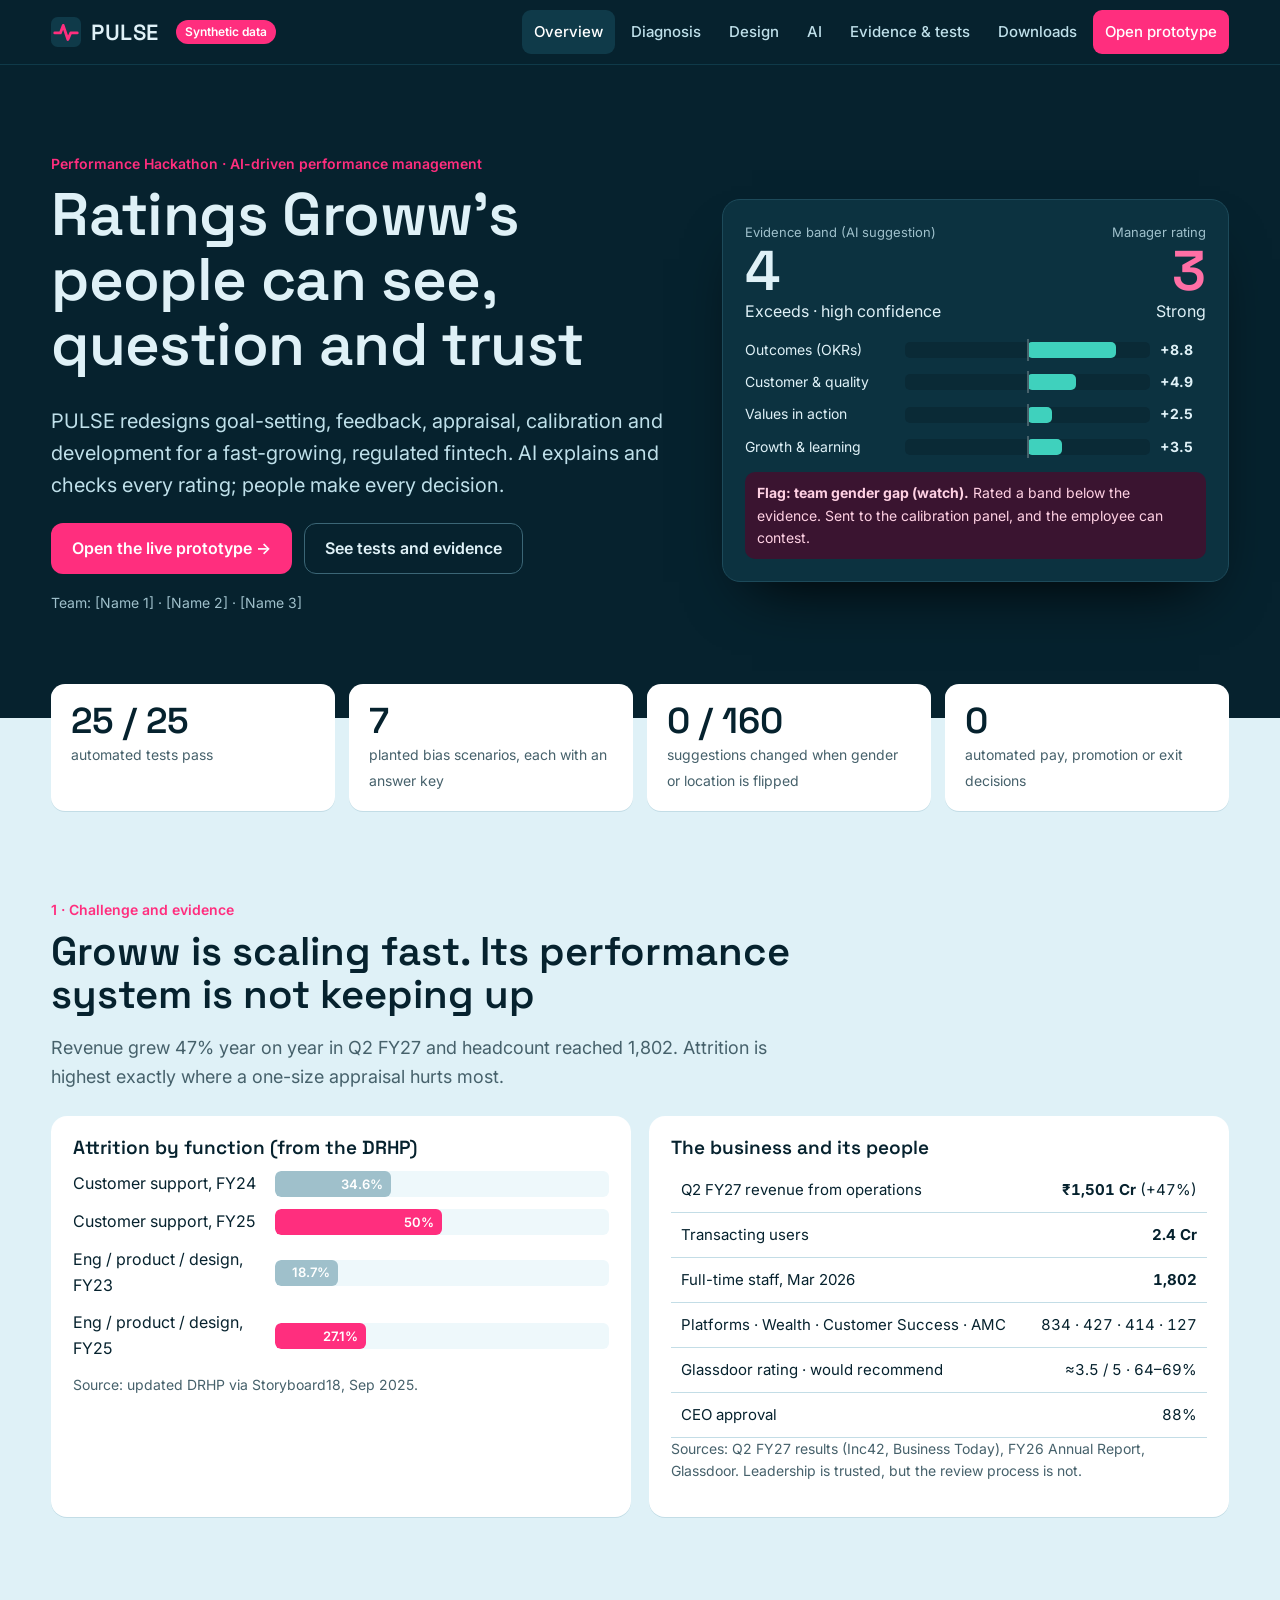
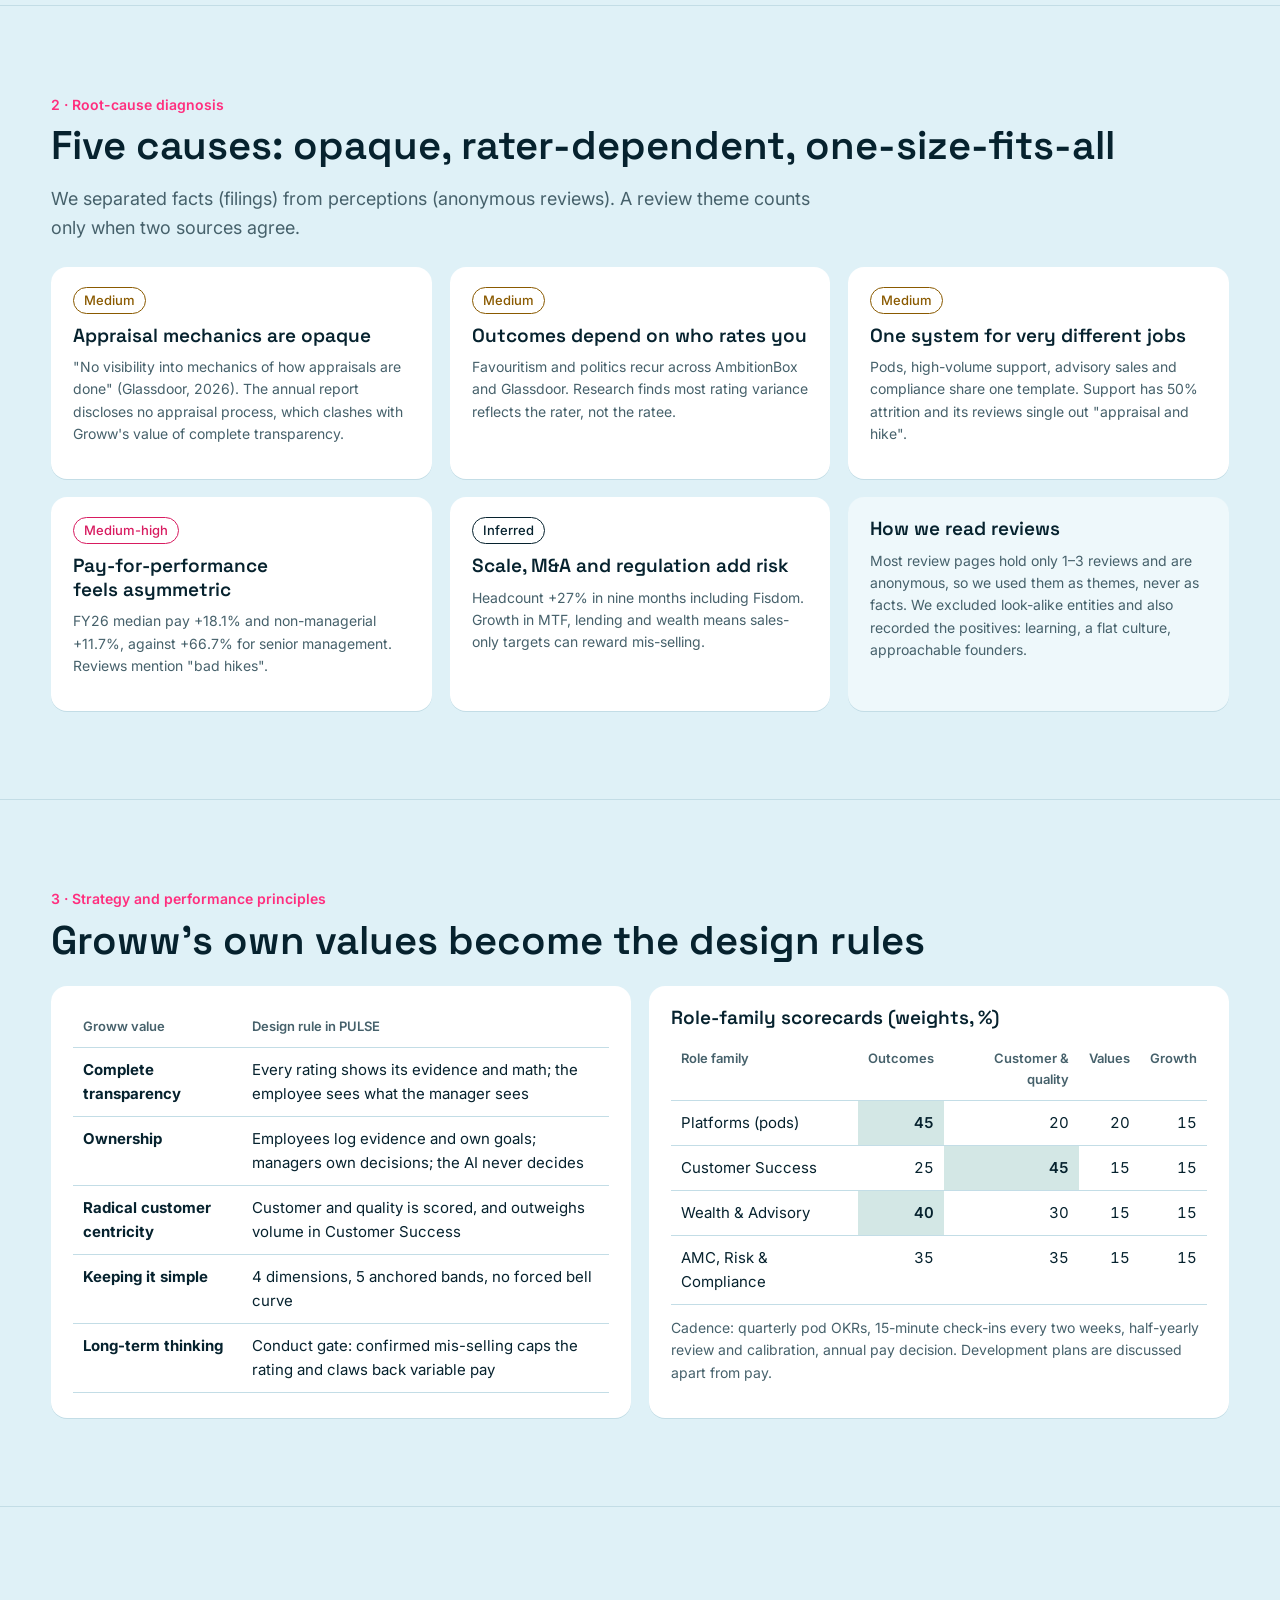
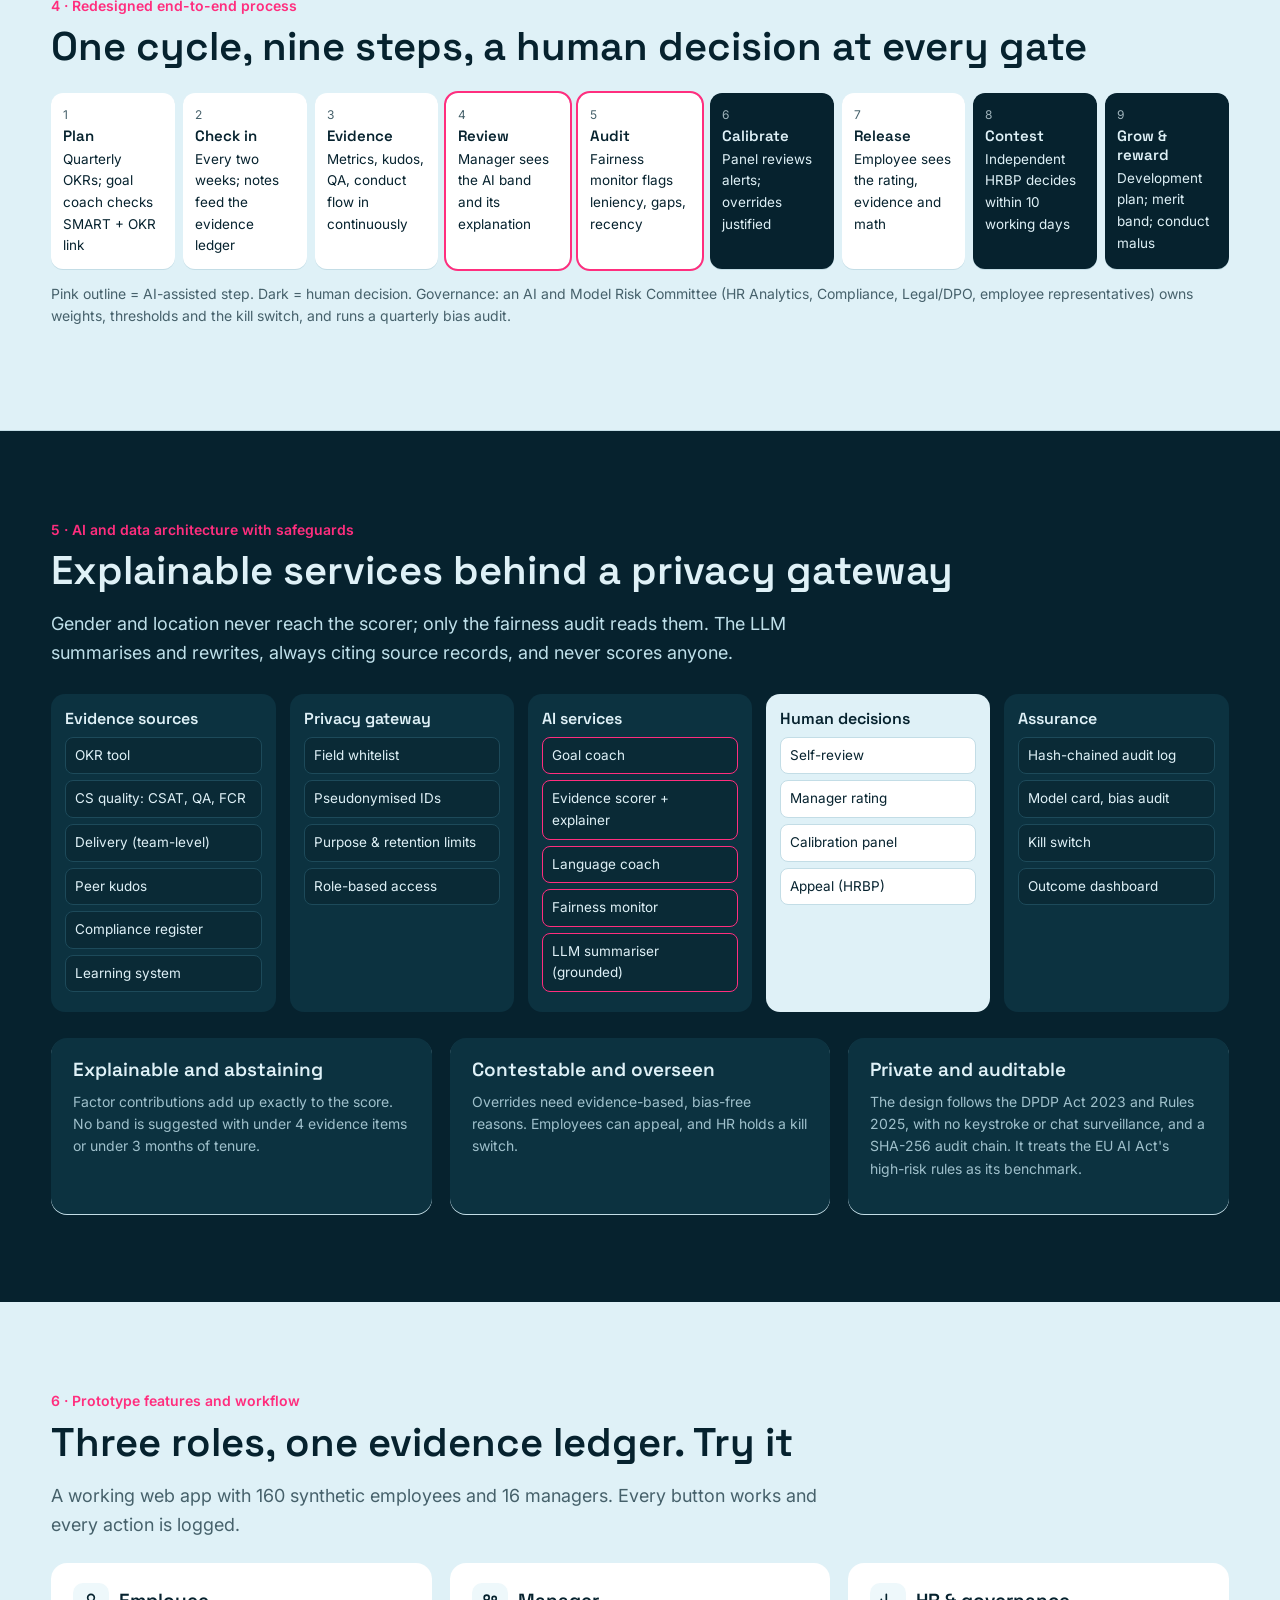
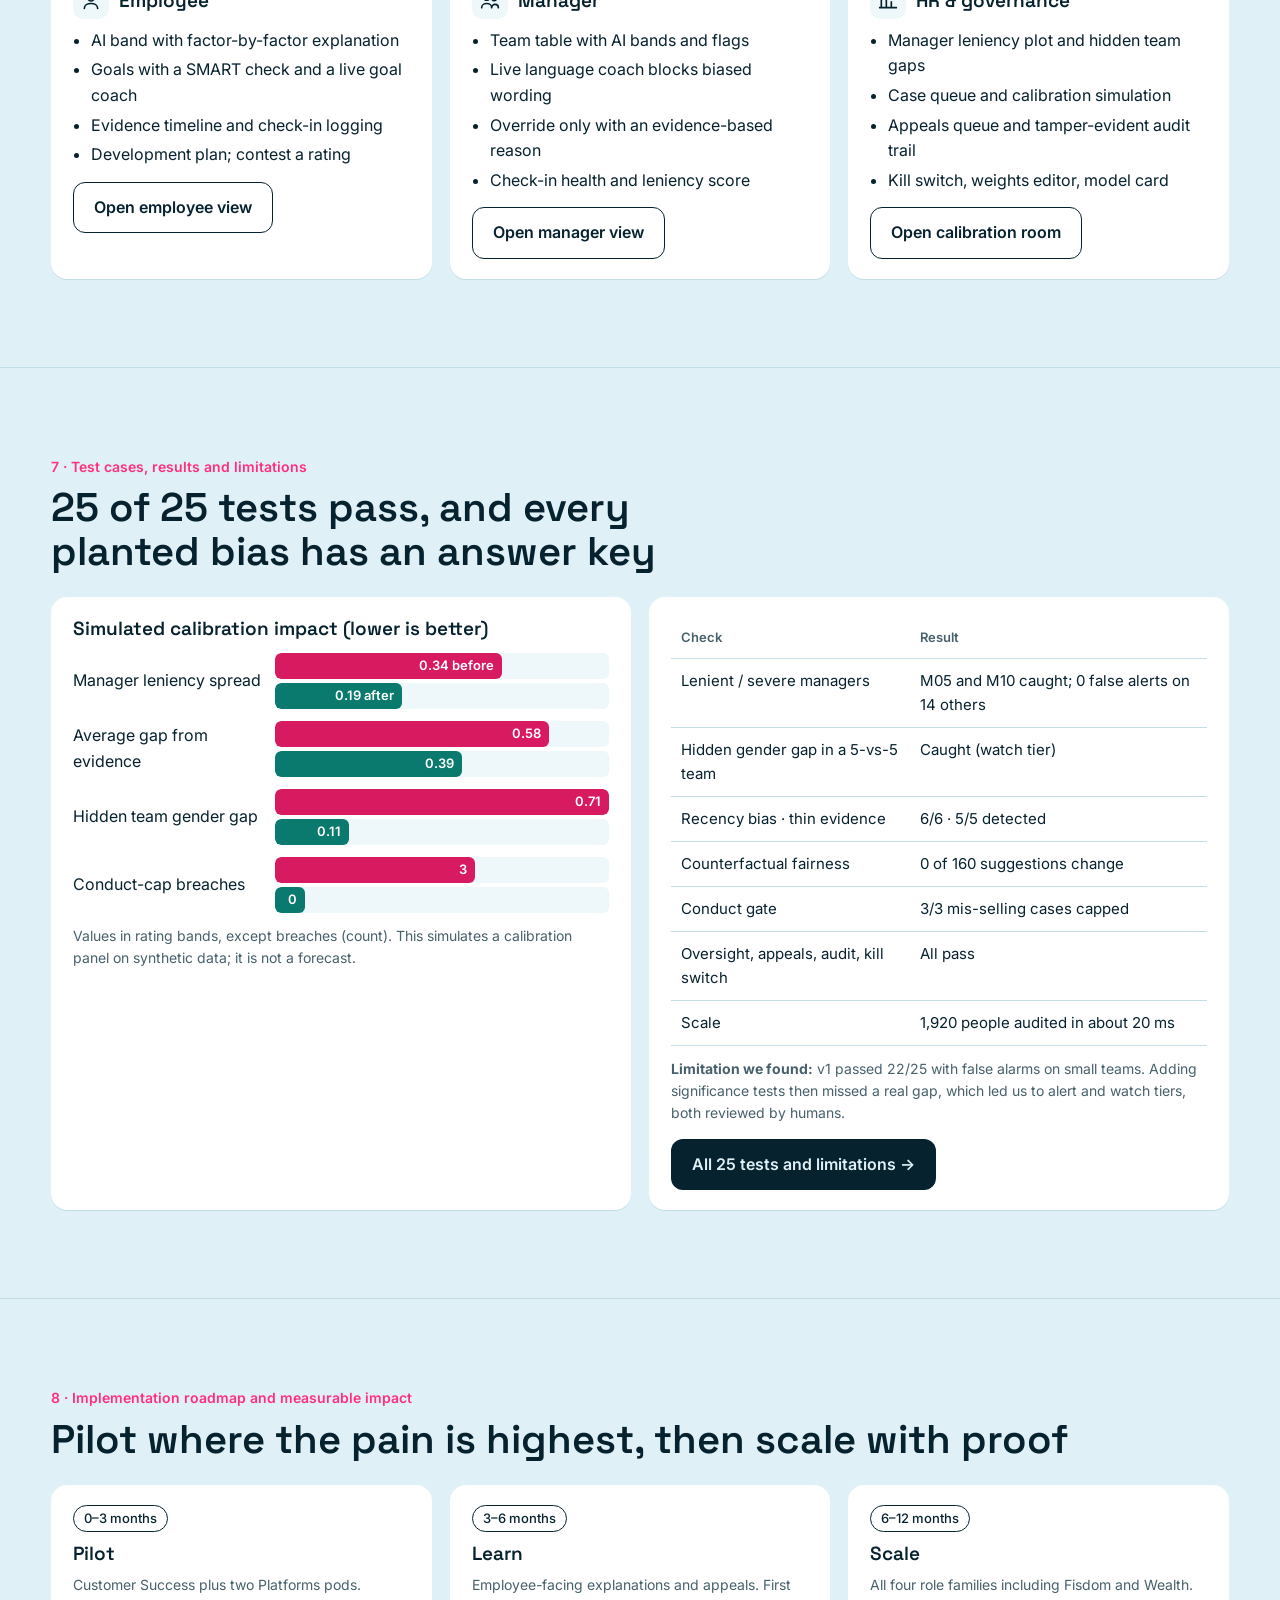
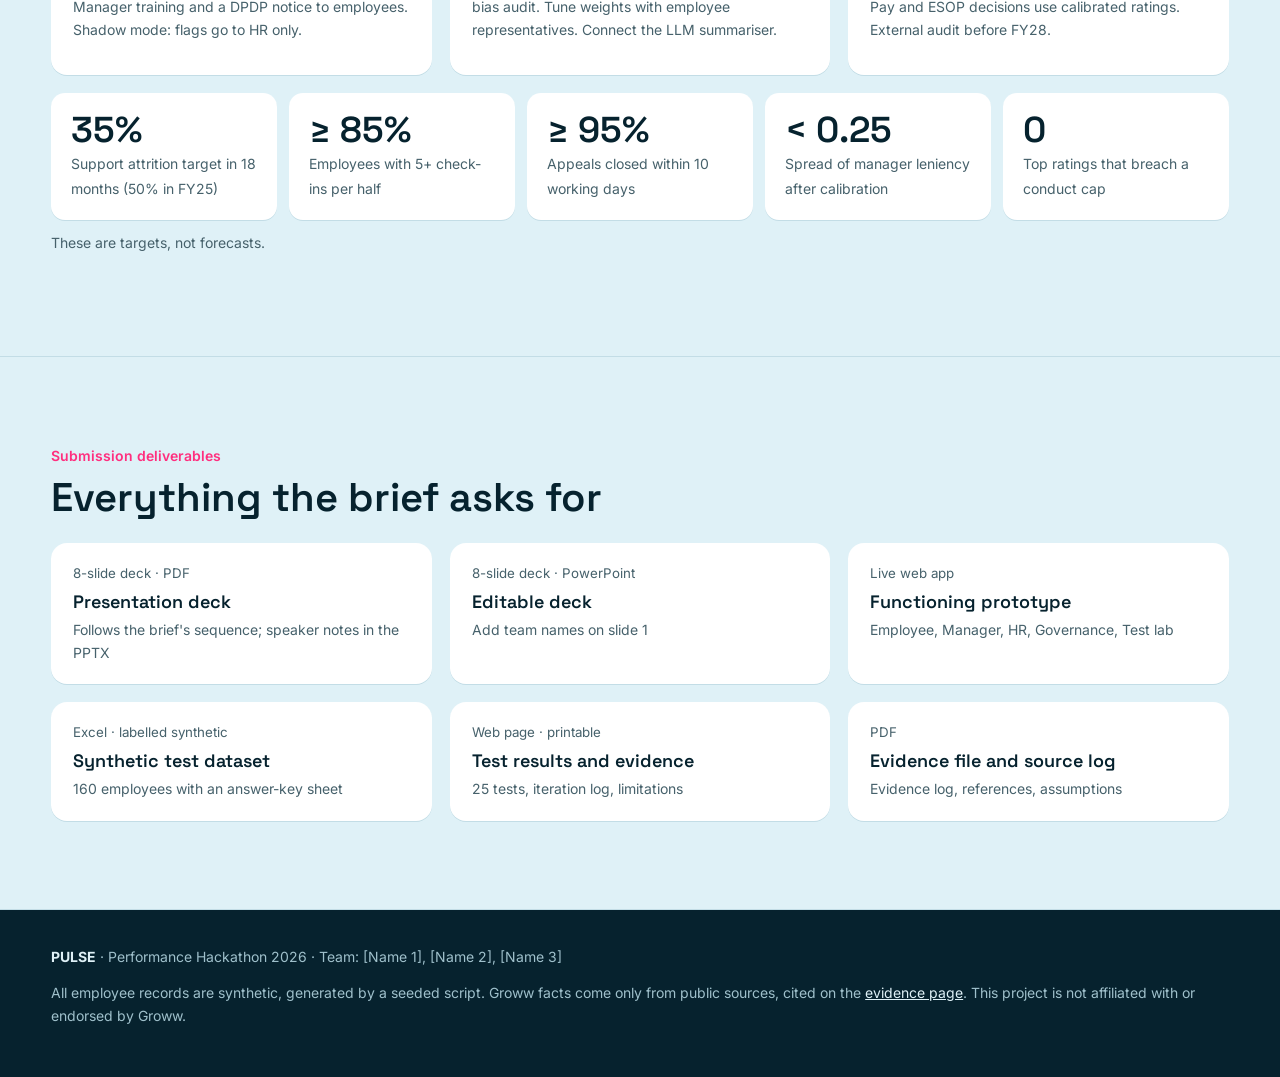
<file: index.html>
<!DOCTYPE html>
<html lang="en">
<head>
<meta charset="utf-8">
<meta name="viewport" content="width=device-width, initial-scale=1">
<title>PULSE · Performance management for Groww</title>
<meta name="description" content="PULSE: an evidence-led, AI-assisted and contestable performance management system for Groww. Hackathon submission with a working prototype, synthetic test data and test results.">
<link rel="icon" href="data:image/svg+xml,%3Csvg xmlns=%27http://www.w3.org/2000/svg%27 viewBox=%270 0 32 32%27%3E%3Crect width=%2732%27 height=%2732%27 rx=%277%27 fill=%27%2306222e%27/%3E%3Cpath d=%27M4 17h6l3-8 5 15 3-7h7%27 stroke=%27%23ff2e7e%27 stroke-width=%273%27 fill=%27none%27 stroke-linecap=%27round%27 stroke-linejoin=%27round%27/%3E%3C/svg%3E">
<link rel="preconnect" href="https://fonts.googleapis.com"><link rel="preconnect" href="https://fonts.gstatic.com" crossorigin>
<link href="https://fonts.googleapis.com/css2?family=Inter:wght@400;500;600&family=Space+Grotesk:wght@500;600&display=swap" rel="stylesheet">
<style>
/* VOICE: a consultancy's case file — calm, exact, confident
   IDEA: the evidence ledger — every claim sits next to its source or its test
   PICTURE: a live "why this rating" card in the hero; real charts in each chapter
   COLOUR and TYPE: ice ground, ink bands, one hot-pink accent; Space Grotesk + Inter
   LAYOUT: ink header, hero, then eight chapters matching the brief's 8-slide sequence */
:root{color-scheme:light dark;--bg:light-dark(#dff1f7,#06222e);--ink:light-dark(#06222e,#dff1f7);--card:light-dark(#ffffff,#0c3240);
--mut:light-dark(#46616b,#9fc0cb);--line:light-dark(#c3dde6,#1d4a5a);--acc:#ff2e7e;--pos:light-dark(#0b7a6e,#3fd1bd);--neg:light-dark(#d81b60,#ff6fa5);
--watch:light-dark(#8a5a00,#f2b84b);--soft:light-dark(#eef8fb,#0a2a36);--head:#06222e;--max:1320px}
:root[data-theme=light]{color-scheme:light}:root[data-theme=dark]{color-scheme:dark}
*{box-sizing:border-box;min-width:0}html{scroll-behavior:smooth;scroll-padding-top:76px}
body{margin:0;background:var(--bg);color:var(--ink);font:16px/1.6 Inter,system-ui,-apple-system,"Segoe UI",sans-serif;overflow-x:clip}
h1,h2,h3{font-family:"Space Grotesk",Inter,sans-serif;font-weight:600;line-height:1.08;margin:0 0 .45em;text-wrap:balance}
h1{font-size:clamp(36px,5.6vw,60px);letter-spacing:-.01em}h2{font-size:clamp(28px,3.6vw,40px)}h3{font-size:19px;line-height:1.25}
p{margin:0 0 1em}a{color:inherit}
.wrap{max-width:var(--max);margin:0 auto;padding:0 max(4vw,18px)}
/* top bar */
.top{position:sticky;top:0;z-index:20;background:var(--head);color:#dff1f7;border-bottom:1px solid #0f3a49}
.top .wrap{display:flex;align-items:center;gap:18px;min-height:64px;flex-wrap:wrap}
.logo{display:flex;align-items:center;gap:10px;text-decoration:none;font:600 22px "Space Grotesk",sans-serif;letter-spacing:.02em}
.logo svg{width:30px;height:30px;flex:none}
.top nav{display:flex;gap:4px;margin-left:auto;flex-wrap:wrap}
.top nav a{color:#bfe0ea;text-decoration:none;padding:10px 12px;border-radius:9px;font-size:15px;font-weight:500}
.top nav a:hover,.top nav a[aria-current=page]{background:#0f3a49;color:#fff}
.top nav a.cta{background:var(--acc);color:#fff}
.syn{display:inline-block;background:var(--acc);color:#fff;font-size:12px;font-weight:600;padding:2px 9px;border-radius:99px;white-space:nowrap}
/* hero */
.hero{background:var(--head);color:#dff1f7;padding:clamp(40px,7vw,88px) 0 clamp(48px,7vw,96px)}
.hero .wrap{display:grid;grid-template-columns:minmax(0,1.1fr) minmax(0,.9fr);gap:clamp(28px,4vw,56px);align-items:center}
.hero p.sub{font-size:clamp(17px,1.6vw,20px);color:#bfe0ea;max-width:56ch}
.btns{display:flex;flex-wrap:wrap;gap:12px;margin-top:22px}
.btn{display:inline-flex;align-items:center;gap:8px;min-height:48px;padding:12px 20px;border-radius:12px;font-weight:600;text-decoration:none;border:1px solid transparent}
.btn.p{background:var(--acc);color:#fff}.btn.g{border-color:#3b6676;color:#dff1f7}.btn.d{background:var(--ink);color:var(--bg)}.btn.o{border-color:var(--ink);color:var(--ink)}
.btn:focus-visible,a:focus-visible{outline:3px solid var(--acc);outline-offset:2px}
.demo{background:#0c3240;border:1px solid #1d4a5a;border-radius:18px;padding:22px;box-shadow:0 30px 60px -30px #000}
.demo .row{display:flex;justify-content:space-between;align-items:flex-end;gap:12px;flex-wrap:wrap}
.demo .big{font:600 56px/1 "Space Grotesk",sans-serif}.demo .lab{font-size:13px;color:#9fc0cb}
.bars .r{display:grid;grid-template-columns:minmax(0,150px) 1fr 46px;gap:10px;align-items:center;margin:10px 0;font-size:14px}
.track{position:relative;height:16px;background:#0a2a36;border-radius:5px}.track::after{content:"";position:absolute;left:50%;top:-3px;bottom:-3px;width:2px;background:#46616b}
.fill{position:absolute;top:0;bottom:0;border-radius:5px;background:#3fd1bd}.fill.n{background:#ff6fa5}
.flag{margin-top:14px;padding:10px 12px;border-radius:10px;background:#3a1430;color:#ffd1e3;font-size:14px}
/* stats strip */
.stats{display:grid;grid-template-columns:repeat(4,minmax(0,1fr));gap:14px;margin-top:-34px;position:relative}
.stat{background:var(--card);border-radius:14px;padding:18px 20px;box-shadow:0 1px 0 var(--line)}
.stat b{display:block;font:600 clamp(28px,3vw,36px)/1.1 "Space Grotesk",sans-serif}.stat span{font-size:14px;color:var(--mut)}
/* chapters */
.ch{padding:clamp(48px,7vw,88px) 0;border-bottom:1px solid var(--line)}
.ch.ink{background:var(--head);color:#dff1f7;border:0}.ch.ink .mut{color:#9fc0cb}.ch.ink .card{background:#0c3240;color:#dff1f7}
.kick{font-size:14px;font-weight:600;color:var(--acc);margin-bottom:8px}
.lead{font-size:18px;color:var(--mut);max-width:70ch}.ch.ink .lead{color:#bfe0ea}
.mut{color:var(--mut);font-size:14px}
.g2{display:grid;grid-template-columns:repeat(2,minmax(0,1fr));gap:18px}.g3{display:grid;grid-template-columns:repeat(3,minmax(0,1fr));gap:18px}
.g5{display:grid;grid-template-columns:repeat(5,minmax(0,1fr));gap:12px}
.card{background:var(--card);border-radius:16px;padding:20px 22px;box-shadow:0 1px 0 var(--line)}
.chip{display:inline-block;padding:2px 10px;border-radius:99px;font-size:13px;font-weight:500;border:1px solid currentColor;white-space:nowrap}
.chip.ok{color:var(--pos)}.chip.bad{color:var(--neg)}.chip.watch{color:var(--watch)}
table{width:100%;border-collapse:collapse;font-size:15px}th,td{text-align:left;padding:10px 10px;border-bottom:1px solid var(--line);vertical-align:top}
th{font-size:13px;color:var(--mut);font-weight:600}td.n,th.n{text-align:right;font-variant-numeric:tabular-nums}
.heat{background:color-mix(in srgb,var(--pos) 18%,transparent);font-weight:600}
.scroll{overflow-x:auto}
/* hbar chart */
.hb .r{display:grid;grid-template-columns:minmax(0,190px) 1fr;gap:12px;align-items:center;margin:12px 0}
.hb .t{height:26px;background:var(--soft);border-radius:6px;position:relative;overflow:hidden}
.hb .t i{position:absolute;left:0;top:0;bottom:0;border-radius:6px;display:flex;align-items:center;justify-content:flex-end;padding-right:8px;font-style:normal;font-size:13px;font-weight:600;color:#fff;white-space:nowrap}
.ch.ink .hb .t{background:#0a2a36}
/* flow */
.flow{display:grid;grid-template-columns:repeat(9,minmax(0,1fr));gap:8px;counter-reset:s}
.flow div{background:var(--card);border-radius:12px;padding:12px;font-size:13.5px;box-shadow:0 1px 0 var(--line);position:relative}
.flow div b{display:block;font:600 15px "Space Grotesk",sans-serif;margin-bottom:4px}
.flow div.ai{outline:2px solid var(--acc)}.flow div.h{background:var(--ink);color:var(--bg)}
.flow div::before{counter-increment:s;content:counter(s);display:block;font-size:12px;color:var(--mut);margin-bottom:2px}.flow div.h::before{color:inherit;opacity:.7}
/* arch */
.arch{display:grid;grid-template-columns:repeat(5,minmax(0,1fr));gap:14px}
.arch .col{background:#0c3240;border-radius:14px;padding:14px}.arch .col.h{background:#dff1f7;color:#06222e}
.arch .col b{display:block;font:600 16px "Space Grotesk",sans-serif;margin-bottom:8px}
.arch .col span{display:block;background:#0a2a36;border:1px solid #1d4a5a;border-radius:8px;padding:7px 9px;margin:6px 0;font-size:13.5px}
.arch .col.ai span{border-color:var(--acc)}.arch .col.h span{background:#fff;border-color:#c3dde6}
/* features */
.feat h3{display:flex;align-items:center;gap:10px}.feat ul{margin:0 0 14px;padding-left:18px}.feat li{margin:4px 0}
.ico{width:36px;height:36px;border-radius:10px;display:grid;place-items:center;background:var(--soft);flex:none}
.ico svg{width:20px;height:20px;stroke:var(--ink);fill:none;stroke-width:2;stroke-linecap:round;stroke-linejoin:round}
/* downloads */
.dl{display:flex;flex-direction:column;gap:6px;text-decoration:none}.dl:hover{outline:2px solid var(--acc)}
.dl small{color:var(--mut)}.dl b{font:600 18px "Space Grotesk",sans-serif}
footer{background:var(--head);color:#9fc0cb;padding:36px 0;font-size:14px}footer a{color:#dff1f7}
details summary{cursor:pointer;font-weight:600}
@media(max-width:1000px){.flow{grid-template-columns:repeat(3,minmax(0,1fr))}.arch{grid-template-columns:repeat(2,minmax(0,1fr))}.g5{grid-template-columns:repeat(2,minmax(0,1fr))}}
@media(max-width:860px){.hero .wrap,.g2,.g3{grid-template-columns:minmax(0,1fr)}.stats{grid-template-columns:repeat(2,minmax(0,1fr))}}
@media(max-width:600px){.top nav a{padding:8px 9px;font-size:14px}.flow{grid-template-columns:repeat(2,minmax(0,1fr))}.arch,.g5{grid-template-columns:minmax(0,1fr)}
 .hb .r{grid-template-columns:minmax(0,1fr)}.bars .r{grid-template-columns:minmax(0,110px) 1fr 40px}
 table{font-size:13px}.stack thead{display:none}.stack tr{display:grid;padding-block:10px}.stack td{display:flow-root;border:0;padding:3px 0;padding-inline-start:8em;text-align:start}.stack td::before{content:attr(data-l);float:inline-start;width:7.5em;margin-inline-start:-8em;color:var(--mut)}.stack td:empty{display:none}}
@media print{.top{position:static}.hero{padding:24px 0}.ch{padding:24px 0;break-inside:avoid-page}.btns,.top nav{display:none}body{background:#fff}}
@media(prefers-reduced-motion:no-preference){.js .reveal{opacity:0;transform:translateY(14px);transition:opacity .6s ease,transform .6s ease}.js .reveal.in{opacity:1;transform:none}}

</style>
</head>
<body>
<header class="top"><div class="wrap">
  <a class="logo" href="index.html" aria-label="PULSE home"><svg viewBox="0 0 32 32" width="30" height="30" aria-hidden="true"><rect width="32" height="32" rx="7" fill="#0f3a49"/><path d="M4 17h6l3-8 5 15 3-7h7" stroke="#ff2e7e" stroke-width="3" fill="none" stroke-linecap="round" stroke-linejoin="round"/></svg>PULSE</a>
  <span class="syn">Synthetic data</span>
  <nav aria-label="Site"><a href="index.html" aria-current="page">Overview</a><a href="#diagnosis">Diagnosis</a><a href="#design">Design</a><a href="#ai">AI</a><a href="evidence.html">Evidence &amp; tests</a><a href="#downloads">Downloads</a><a class="cta" href="app.html">Open prototype</a></nav>
</div></header>

<section class="hero"><div class="wrap">
  <div>
    <div class="kick">Performance Hackathon · AI-driven performance management</div>
    <h1>Ratings Groww's people can see, question and trust</h1>
    <p class="sub">PULSE redesigns goal-setting, feedback, appraisal, calibration and development for a fast-growing, regulated fintech. AI explains and checks every rating; people make every decision.</p>
    <div class="btns"><a class="btn p" href="app.html">Open the live prototype →</a><a class="btn g" href="evidence.html">See tests and evidence</a></div>
    <p class="mut" style="color:#9fc0cb;margin-top:18px">Team: [Name 1] · [Name 2] · [Name 3]</p>
  </div>
  <div class="demo" aria-label="Example of an explained rating from the prototype">
    <div class="row"><div><div class="lab">Evidence band (AI suggestion)</div><div class="big">4</div><div>Exceeds · high confidence</div></div>
      <div style="text-align:right"><div class="lab">Manager rating</div><div class="big" style="color:#ff6fa5">3</div><div>Strong</div></div></div>
    <div class="bars" style="margin-top:14px">
      <div class="r"><span>Outcomes (OKRs)</span><div class="track"><div class="fill" style="left:50%;width:36%"></div></div><b>+8.8</b></div>
      <div class="r"><span>Customer &amp; quality</span><div class="track"><div class="fill" style="left:50%;width:20%"></div></div><b>+4.9</b></div>
      <div class="r"><span>Values in action</span><div class="track"><div class="fill" style="left:50%;width:10%"></div></div><b>+2.5</b></div>
      <div class="r"><span>Growth &amp; learning</span><div class="track"><div class="fill" style="left:50%;width:14%"></div></div><b>+3.5</b></div>
    </div>
    <div class="flag"><b>Flag: team gender gap (watch).</b> Rated a band below the evidence. Sent to the calibration panel, and the employee can contest.</div>
  </div>
</div></section>

<div class="wrap"><div class="stats">
  <div class="stat"><b>25 / 25</b><span>automated tests pass</span></div>
  <div class="stat"><b>7</b><span>planted bias scenarios, each with an answer key</span></div>
  <div class="stat"><b>0 / 160</b><span>suggestions changed when gender or location is flipped</span></div>
  <div class="stat"><b>0</b><span>automated pay, promotion or exit decisions</span></div>
</div></div>

<section class="ch reveal" id="challenge"><div class="wrap">
  <div class="kick">1 · Challenge and evidence</div>
  <h2>Groww is scaling fast. Its performance system is not keeping up</h2>
  <p class="lead">Revenue grew 47% year on year in Q2 FY27 and headcount reached 1,802. Attrition is highest exactly where a one-size appraisal hurts most.</p>
  <div class="g2" style="margin-top:24px">
    <div class="card"><h3>Attrition by function (from the DRHP)</h3>
      <div class="hb">
        <div class="r"><span>Customer support, FY24</span><div class="t"><i style="width:34.6%;background:#9fc0cb">34.6%</i></div></div>
        <div class="r"><span>Customer support, FY25</span><div class="t"><i style="width:50%;background:var(--acc)">50%</i></div></div>
        <div class="r"><span>Eng / product / design, FY23</span><div class="t"><i style="width:18.7%;background:#9fc0cb">18.7%</i></div></div>
        <div class="r"><span>Eng / product / design, FY25</span><div class="t"><i style="width:27.1%;background:var(--acc)">27.1%</i></div></div>
      </div><p class="mut">Source: updated DRHP via Storyboard18, Sep 2025.</p></div>
    <div class="card"><h3>The business and its people</h3><table><tbody>
      <tr><td>Q2 FY27 revenue from operations</td><td class="n"><b>₹1,501 Cr</b> (+47%)</td></tr>
      <tr><td>Transacting users</td><td class="n"><b>2.4 Cr</b></td></tr>
      <tr><td>Full-time staff, Mar 2026</td><td class="n"><b>1,802</b></td></tr>
      <tr><td>Platforms · Wealth · Customer Success · AMC</td><td class="n">834 · 427 · 414 · 127</td></tr>
      <tr><td>Glassdoor rating · would recommend</td><td class="n">≈3.5 / 5 · 64–69%</td></tr>
      <tr><td>CEO approval</td><td class="n">88%</td></tr></tbody></table>
      <p class="mut">Sources: Q2 FY27 results (Inc42, Business Today), FY26 Annual Report, Glassdoor. Leadership is trusted, but the review process is not.</p></div>
  </div>
</div></section>

<section class="ch reveal" id="diagnosis"><div class="wrap">
  <div class="kick">2 · Root-cause diagnosis</div>
  <h2>Five causes: opaque, rater-dependent, one-size-fits-all</h2>
  <p class="lead">We separated facts (filings) from perceptions (anonymous reviews). A review theme counts only when two sources agree.</p>
  <div class="g3" style="margin-top:24px">
    <div class="card"><span class="chip watch">Medium</span><h3 style="margin-top:10px">Appraisal mechanics are opaque</h3><p class="mut">"No visibility into mechanics of how appraisals are done" (Glassdoor, 2026). The annual report discloses no appraisal process, which clashes with Groww's value of complete transparency.</p></div>
    <div class="card"><span class="chip watch">Medium</span><h3 style="margin-top:10px">Outcomes depend on who rates you</h3><p class="mut">Favouritism and politics recur across AmbitionBox and Glassdoor. Research finds most rating variance reflects the rater, not the ratee.</p></div>
    <div class="card"><span class="chip watch">Medium</span><h3 style="margin-top:10px">One system for very different jobs</h3><p class="mut">Pods, high-volume support, advisory sales and compliance share one template. Support has 50% attrition and its reviews single out "appraisal and hike".</p></div>
    <div class="card"><span class="chip bad">Medium-high</span><h3 style="margin-top:10px">Pay-for-performance feels asymmetric</h3><p class="mut">FY26 median pay +18.1% and non-managerial +11.7%, against +66.7% for senior management. Reviews mention "bad hikes".</p></div>
    <div class="card"><span class="chip">Inferred</span><h3 style="margin-top:10px">Scale, M&amp;A and regulation add risk</h3><p class="mut">Headcount +27% in nine months including Fisdom. Growth in MTF, lending and wealth means sales-only targets can reward mis-selling.</p></div>
    <div class="card" style="background:var(--soft)"><h3>How we read reviews</h3><p class="mut">Most review pages hold only 1–3 reviews and are anonymous, so we used them as themes, never as facts. We excluded look-alike entities and also recorded the positives: learning, a flat culture, approachable founders.</p></div>
  </div>
</div></section>

<section class="ch reveal" id="design"><div class="wrap">
  <div class="kick">3 · Strategy and performance principles</div>
  <h2>Groww's own values become the design rules</h2>
  <div class="g2" style="margin-top:24px">
    <div class="card"><table><thead><tr><th>Groww value</th><th>Design rule in PULSE</th></tr></thead><tbody>
      <tr><td><b>Complete transparency</b></td><td>Every rating shows its evidence and math; the employee sees what the manager sees</td></tr>
      <tr><td><b>Ownership</b></td><td>Employees log evidence and own goals; managers own decisions; the AI never decides</td></tr>
      <tr><td><b>Radical customer centricity</b></td><td>Customer and quality is scored, and outweighs volume in Customer Success</td></tr>
      <tr><td><b>Keeping it simple</b></td><td>4 dimensions, 5 anchored bands, no forced bell curve</td></tr>
      <tr><td><b>Long-term thinking</b></td><td>Conduct gate: confirmed mis-selling caps the rating and claws back variable pay</td></tr></tbody></table></div>
    <div class="card"><h3>Role-family scorecards (weights, %)</h3><div class="scroll"><table><thead><tr><th>Role family</th><th class="n">Outcomes</th><th class="n">Customer &amp; quality</th><th class="n">Values</th><th class="n">Growth</th></tr></thead><tbody>
      <tr><td>Platforms (pods)</td><td class="n heat">45</td><td class="n">20</td><td class="n">20</td><td class="n">15</td></tr>
      <tr><td>Customer Success</td><td class="n">25</td><td class="n heat">45</td><td class="n">15</td><td class="n">15</td></tr>
      <tr><td>Wealth &amp; Advisory</td><td class="n heat">40</td><td class="n">30</td><td class="n">15</td><td class="n">15</td></tr>
      <tr><td>AMC, Risk &amp; Compliance</td><td class="n">35</td><td class="n">35</td><td class="n">15</td><td class="n">15</td></tr></tbody></table></div>
      <p class="mut" style="margin-top:12px">Cadence: quarterly pod OKRs, 15-minute check-ins every two weeks, half-yearly review and calibration, annual pay decision. Development plans are discussed apart from pay.</p></div>
  </div>
</div></section>

<section class="ch reveal" id="process"><div class="wrap">
  <div class="kick">4 · Redesigned end-to-end process</div>
  <h2>One cycle, nine steps, a human decision at every gate</h2>
  <div class="flow" style="margin-top:24px">
    <div><b>Plan</b>Quarterly OKRs; goal coach checks SMART + OKR link</div>
    <div><b>Check in</b>Every two weeks; notes feed the evidence ledger</div>
    <div><b>Evidence</b>Metrics, kudos, QA, conduct flow in continuously</div>
    <div class="ai"><b>Review</b>Manager sees the AI band and its explanation</div>
    <div class="ai"><b>Audit</b>Fairness monitor flags leniency, gaps, recency</div>
    <div class="h"><b>Calibrate</b>Panel reviews alerts; overrides justified</div>
    <div><b>Release</b>Employee sees the rating, evidence and math</div>
    <div class="h"><b>Contest</b>Independent HRBP decides within 10 working days</div>
    <div class="h"><b>Grow &amp; reward</b>Development plan; merit band; conduct malus</div>
  </div>
  <p class="mut" style="margin-top:14px">Pink outline = AI-assisted step. Dark = human decision. Governance: an AI and Model Risk Committee (HR Analytics, Compliance, Legal/DPO, employee representatives) owns weights, thresholds and the kill switch, and runs a quarterly bias audit.</p>
</div></section>

<section class="ch ink reveal" id="ai"><div class="wrap">
  <div class="kick">5 · AI and data architecture with safeguards</div>
  <h2>Explainable services behind a privacy gateway</h2>
  <p class="lead">Gender and location never reach the scorer; only the fairness audit reads them. The LLM summarises and rewrites, always citing source records, and never scores anyone.</p>
  <div class="arch" style="margin-top:26px">
    <div class="col"><b>Evidence sources</b><span>OKR tool</span><span>CS quality: CSAT, QA, FCR</span><span>Delivery (team-level)</span><span>Peer kudos</span><span>Compliance register</span><span>Learning system</span></div>
    <div class="col"><b>Privacy gateway</b><span>Field whitelist</span><span>Pseudonymised IDs</span><span>Purpose &amp; retention limits</span><span>Role-based access</span></div>
    <div class="col ai"><b>AI services</b><span>Goal coach</span><span>Evidence scorer + explainer</span><span>Language coach</span><span>Fairness monitor</span><span>LLM summariser (grounded)</span></div>
    <div class="col h"><b>Human decisions</b><span>Self-review</span><span>Manager rating</span><span>Calibration panel</span><span>Appeal (HRBP)</span></div>
    <div class="col"><b>Assurance</b><span>Hash-chained audit log</span><span>Model card, bias audit</span><span>Kill switch</span><span>Outcome dashboard</span></div>
  </div>
  <div class="g3" style="margin-top:26px">
    <div class="card"><h3>Explainable and abstaining</h3><p class="mut">Factor contributions add up exactly to the score. No band is suggested with under 4 evidence items or under 3 months of tenure.</p></div>
    <div class="card"><h3>Contestable and overseen</h3><p class="mut">Overrides need evidence-based, bias-free reasons. Employees can appeal, and HR holds a kill switch.</p></div>
    <div class="card"><h3>Private and auditable</h3><p class="mut">The design follows the DPDP Act 2023 and Rules 2025, with no keystroke or chat surveillance, and a SHA-256 audit chain. It treats the EU AI Act's high-risk rules as its benchmark.</p></div>
  </div>
</div></section>

<section class="ch reveal" id="prototype"><div class="wrap">
  <div class="kick">6 · Prototype features and workflow</div>
  <h2>Three roles, one evidence ledger. Try it</h2>
  <p class="lead">A working web app with 160 synthetic employees and 16 managers. Every button works and every action is logged.</p>
  <div class="g3 feat" style="margin-top:24px">
    <div class="card"><h3><span class="ico"><svg viewBox="0 0 24 24"><circle cx="12" cy="8" r="4"/><path d="M4 21c0-4 4-6 8-6s8 2 8 6"/></svg></span>Employee</h3><ul><li>AI band with factor-by-factor explanation</li><li>Goals with a SMART check and a live goal coach</li><li>Evidence timeline and check-in logging</li><li>Development plan; contest a rating</li></ul><a class="btn o" href="app.html#employee">Open employee view</a></div>
    <div class="card"><h3><span class="ico"><svg viewBox="0 0 24 24"><circle cx="8" cy="8" r="3"/><circle cx="17" cy="9" r="2.5"/><path d="M2 20c0-3 3-5 6-5s6 2 6 5M14 20c0-2 2-4 4-4s4 1 4 4"/></svg></span>Manager</h3><ul><li>Team table with AI bands and flags</li><li>Live language coach blocks biased wording</li><li>Override only with an evidence-based reason</li><li>Check-in health and leniency score</li></ul><a class="btn o" href="app.html#manager">Open manager view</a></div>
    <div class="card"><h3><span class="ico"><svg viewBox="0 0 24 24"><path d="M4 20V10M10 20V4M16 20v-7M22 20H2"/></svg></span>HR &amp; governance</h3><ul><li>Manager leniency plot and hidden team gaps</li><li>Case queue and calibration simulation</li><li>Appeals queue and tamper-evident audit trail</li><li>Kill switch, weights editor, model card</li></ul><a class="btn o" href="app.html#hr">Open calibration room</a></div>
  </div>
</div></section>

<section class="ch reveal" id="tests"><div class="wrap">
  <div class="kick">7 · Test cases, results and limitations</div>
  <h2>25 of 25 tests pass, and every planted bias has an answer key</h2>
  <div class="g2" style="margin-top:24px">
    <div class="card"><h3>Simulated calibration impact (lower is better)</h3>
      <div class="hb">
        <div class="r"><span>Manager leniency spread</span><div><div class="t"><i style="width:68%;background:var(--neg)">0.34 before</i></div><div class="t" style="margin-top:4px"><i style="width:38%;background:var(--pos)">0.19 after</i></div></div></div>
        <div class="r"><span>Average gap from evidence</span><div><div class="t"><i style="width:82%;background:var(--neg)">0.58</i></div><div class="t" style="margin-top:4px"><i style="width:56%;background:var(--pos)">0.39</i></div></div></div>
        <div class="r"><span>Hidden team gender gap</span><div><div class="t"><i style="width:100%;background:var(--neg)">0.71</i></div><div class="t" style="margin-top:4px"><i style="width:22%;background:var(--pos)">0.11</i></div></div></div>
        <div class="r"><span>Conduct-cap breaches</span><div><div class="t"><i style="width:60%;background:var(--neg)">3</i></div><div class="t" style="margin-top:4px"><i style="width:9%;background:var(--pos)">0</i></div></div></div>
      </div><p class="mut">Values in rating bands, except breaches (count). This simulates a calibration panel on synthetic data; it is not a forecast.</p></div>
    <div class="card"><table class="stack"><thead><tr><th>Check</th><th>Result</th></tr></thead><tbody>
      <tr><td>Lenient / severe managers</td><td>M05 and M10 caught; 0 false alerts on 14 others</td></tr>
      <tr><td>Hidden gender gap in a 5-vs-5 team</td><td>Caught (watch tier)</td></tr>
      <tr><td>Recency bias · thin evidence</td><td>6/6 · 5/5 detected</td></tr>
      <tr><td>Counterfactual fairness</td><td>0 of 160 suggestions change</td></tr>
      <tr><td>Conduct gate</td><td>3/3 mis-selling cases capped</td></tr>
      <tr><td>Oversight, appeals, audit, kill switch</td><td>All pass</td></tr>
      <tr><td>Scale</td><td>1,920 people audited in about 20 ms</td></tr></tbody></table>
      <p class="mut" style="margin-top:12px"><b>Limitation we found:</b> v1 passed 22/25 with false alarms on small teams. Adding significance tests then missed a real gap, which led us to alert and watch tiers, both reviewed by humans.</p>
      <a class="btn d" href="evidence.html">All 25 tests and limitations →</a></div>
  </div>
</div></section>

<section class="ch reveal" id="roadmap"><div class="wrap">
  <div class="kick">8 · Implementation roadmap and measurable impact</div>
  <h2>Pilot where the pain is highest, then scale with proof</h2>
  <div class="g3" style="margin-top:24px">
    <div class="card"><span class="chip">0–3 months</span><h3 style="margin-top:10px">Pilot</h3><p class="mut">Customer Success plus two Platforms pods. Manager training and a DPDP notice to employees. Shadow mode: flags go to HR only.</p></div>
    <div class="card"><span class="chip">3–6 months</span><h3 style="margin-top:10px">Learn</h3><p class="mut">Employee-facing explanations and appeals. First bias audit. Tune weights with employee representatives. Connect the LLM summariser.</p></div>
    <div class="card"><span class="chip">6–12 months</span><h3 style="margin-top:10px">Scale</h3><p class="mut">All four role families including Fisdom and Wealth. Pay and ESOP decisions use calibrated ratings. External audit before FY28.</p></div>
  </div>
  <div class="g5" style="margin-top:18px">
    <div class="stat"><b>35%</b><span>Support attrition target in 18 months (50% in FY25)</span></div>
    <div class="stat"><b>≥ 85%</b><span>Employees with 5+ check-ins per half</span></div>
    <div class="stat"><b>≥ 95%</b><span>Appeals closed within 10 working days</span></div>
    <div class="stat"><b>&lt; 0.25</b><span>Spread of manager leniency after calibration</span></div>
    <div class="stat"><b>0</b><span>Top ratings that breach a conduct cap</span></div>
  </div>
  <p class="mut" style="margin-top:12px">These are targets, not forecasts.</p>
</div></section>

<section class="ch reveal" id="downloads"><div class="wrap">
  <div class="kick">Submission deliverables</div>
  <h2>Everything the brief asks for</h2>
  <div class="g3" style="margin-top:24px">
    <a class="card dl" href="docs/PULSE_Groww_Hackathon_Deck.pdf"><small>8-slide deck · PDF</small><b>Presentation deck</b><span class="mut">Follows the brief's sequence; speaker notes in the PPTX</span></a>
    <a class="card dl" href="docs/PULSE_Groww_Hackathon_Deck.pptx" download><small>8-slide deck · PowerPoint</small><b>Editable deck</b><span class="mut">Add team names on slide 1</span></a>
    <a class="card dl" href="app.html"><small>Live web app</small><b>Functioning prototype</b><span class="mut">Employee, Manager, HR, Governance, Test lab</span></a>
    <a class="card dl" href="data/PULSE_Synthetic_Test_Dataset.xlsx" download><small>Excel · labelled synthetic</small><b>Synthetic test dataset</b><span class="mut">160 employees with an answer-key sheet</span></a>
    <a class="card dl" href="evidence.html"><small>Web page · printable</small><b>Test results and evidence</b><span class="mut">25 tests, iteration log, limitations</span></a>
    <a class="card dl" href="docs/PULSE_Test_Results_Evidence_and_Sources.pdf"><small>PDF</small><b>Evidence file and source log</b><span class="mut">Evidence log, references, assumptions</span></a>
  </div>
</div></section>

<footer><div class="wrap">
  <p><b style="color:#dff1f7">PULSE</b> · Performance Hackathon 2026 · Team: [Name 1], [Name 2], [Name 3]</p>
  <p>All employee records are synthetic, generated by a seeded script. Groww facts come only from public sources, cited on the <a href="evidence.html#sources">evidence page</a>. This project is not affiliated with or endorsed by Groww.</p>
</div></footer>
<script>
/* Progressive enhancement only: the pages read fully without this script. */
(function () {
  try {
    document.documentElement.classList.add("js");
    var els = document.querySelectorAll(".reveal");
    if ("IntersectionObserver" in window) {
      var io = new IntersectionObserver(function (es) {
        es.forEach(function (e) { if (e.isIntersecting) { e.target.classList.add("in"); io.unobserve(e.target); } });
      }, { rootMargin: "0px 0px -8% 0px" });
      els.forEach(function (el) { io.observe(el); });
      setTimeout(function () { els.forEach(function (el) { el.classList.add("in"); }); }, 2500); // never leave content hidden
    } else { els.forEach(function (el) { el.classList.add("in"); }); }
    // label table cells for the stacked mobile layout
    document.querySelectorAll("table.stack").forEach(function (t) {
      var heads = Array.prototype.map.call(t.querySelectorAll("thead th"), function (th) { return th.textContent; });
      t.querySelectorAll("tbody tr").forEach(function (tr) {
        Array.prototype.forEach.call(tr.children, function (td, i) { td.setAttribute("data-l", heads[i] || ""); });
      });
    });
  } catch (e) { document.querySelectorAll(".reveal").forEach(function (el) { el.classList.add("in"); }); }
})();

</script>
</body>
</html>
</file>
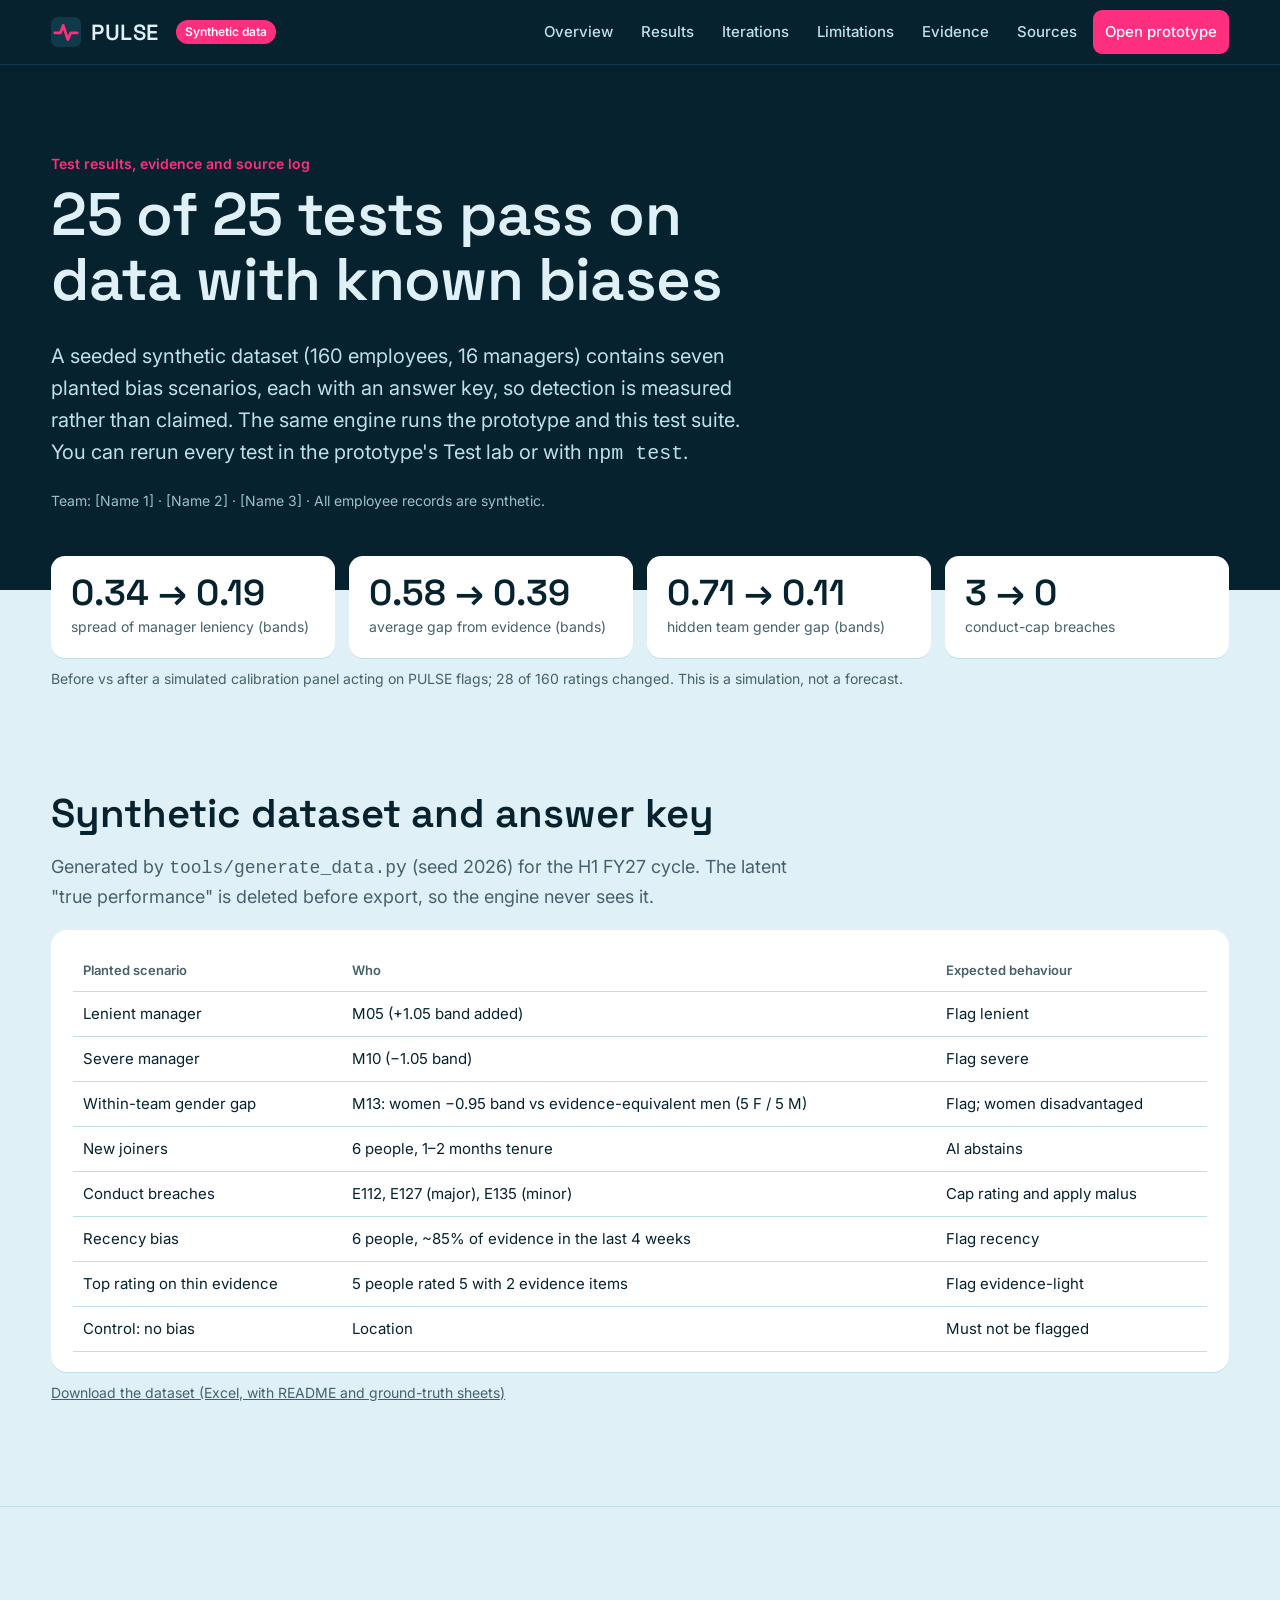
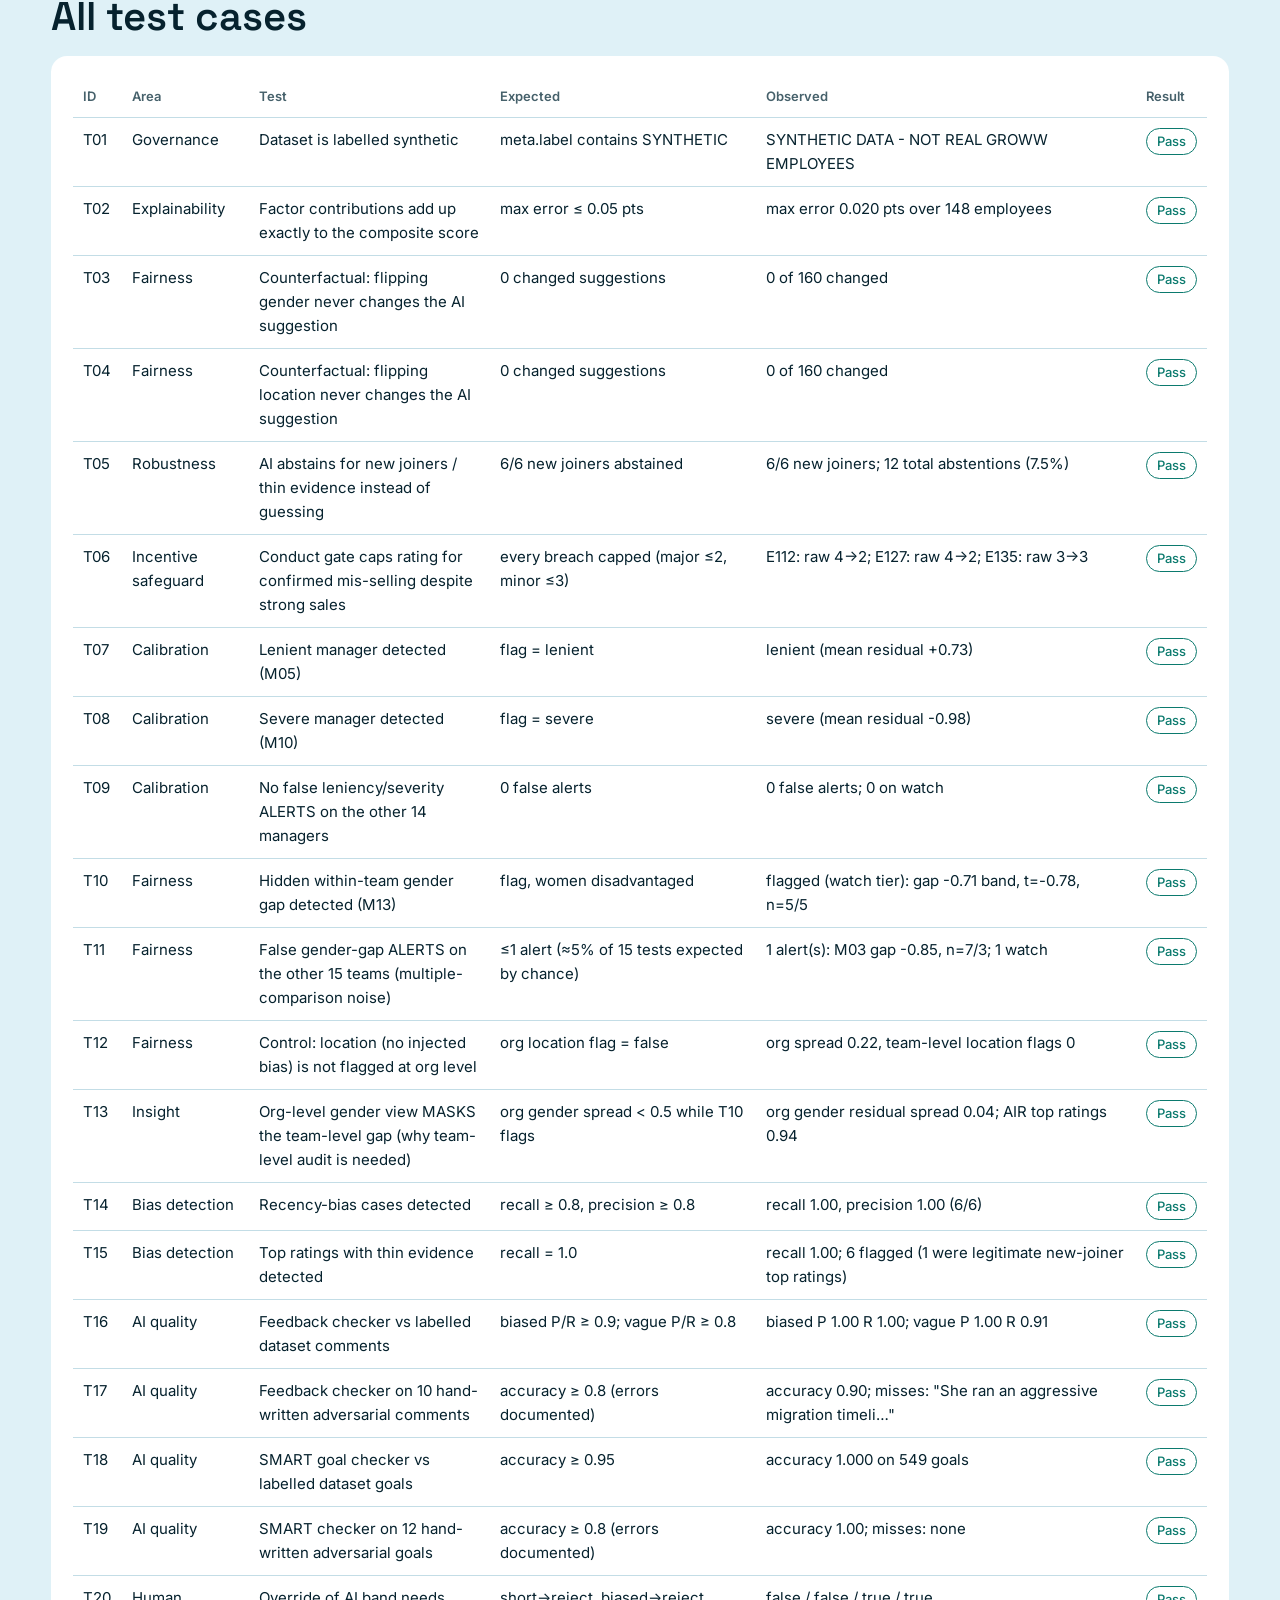
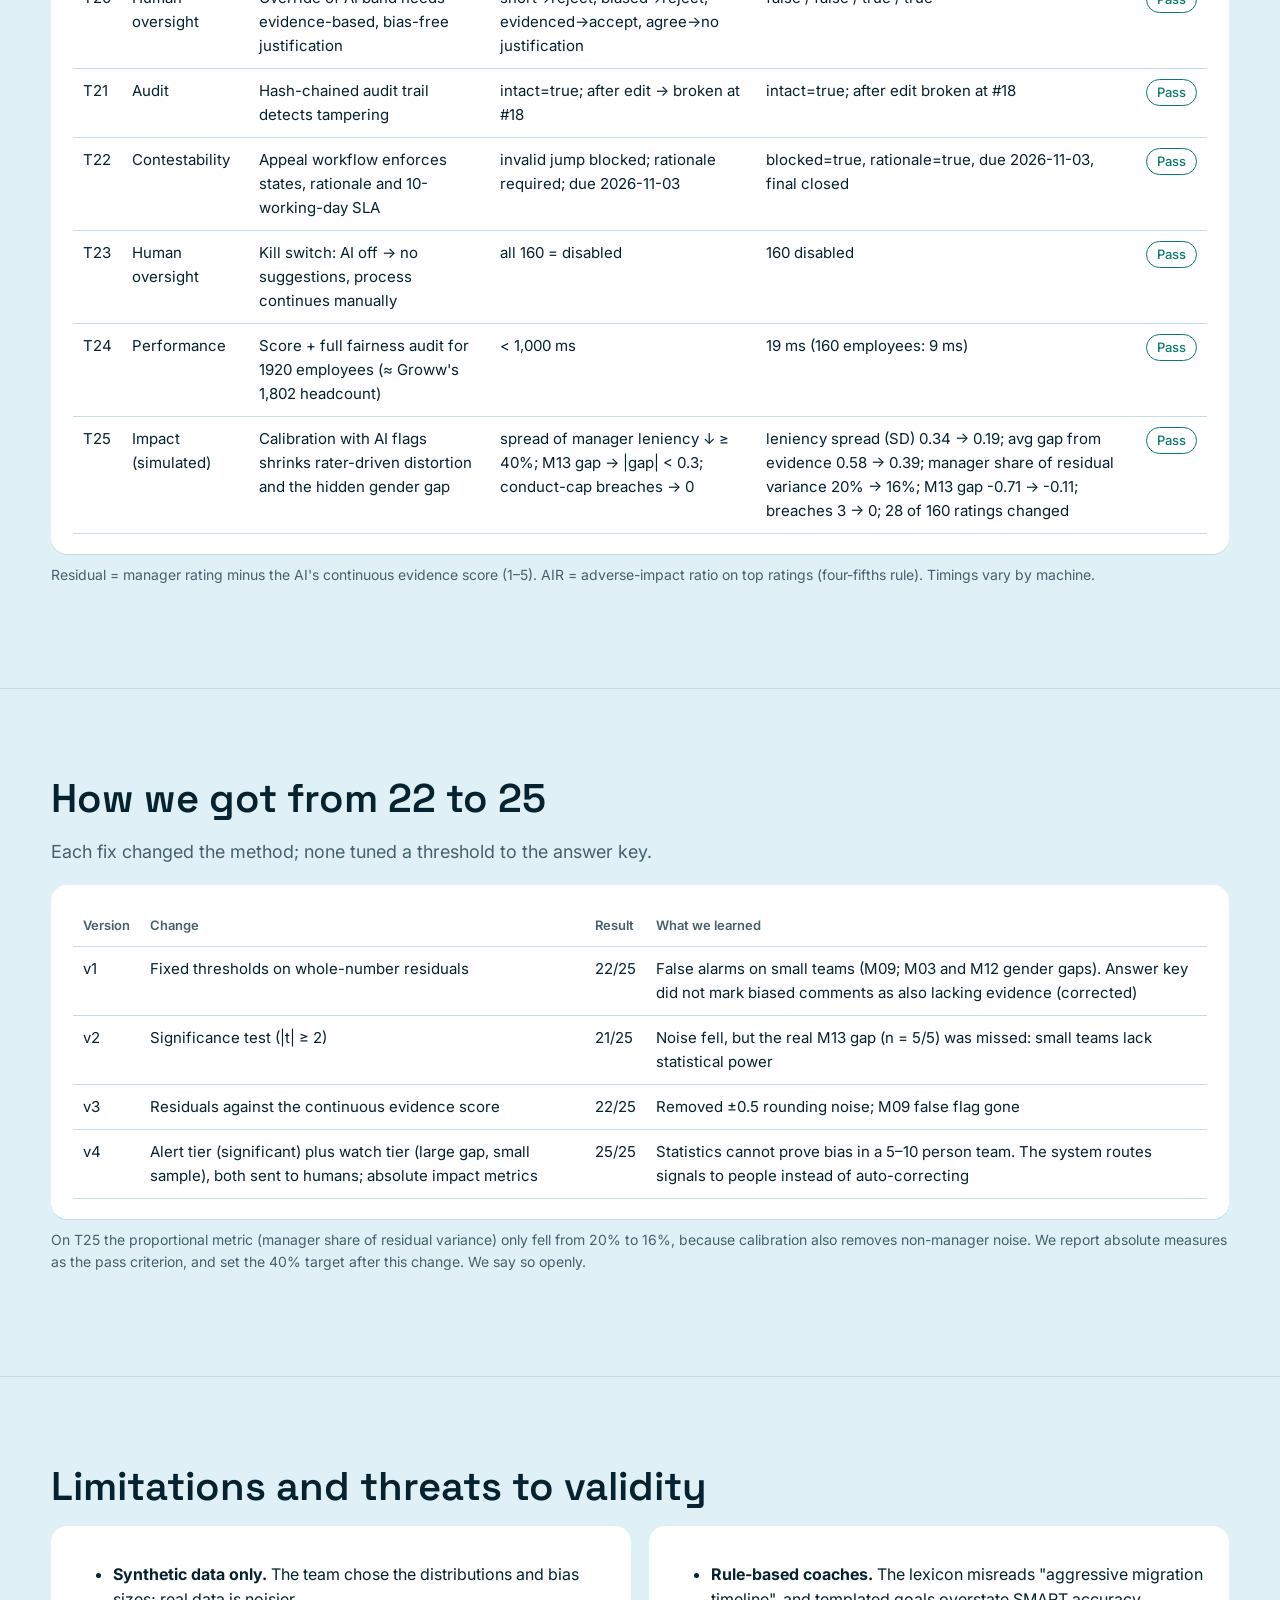
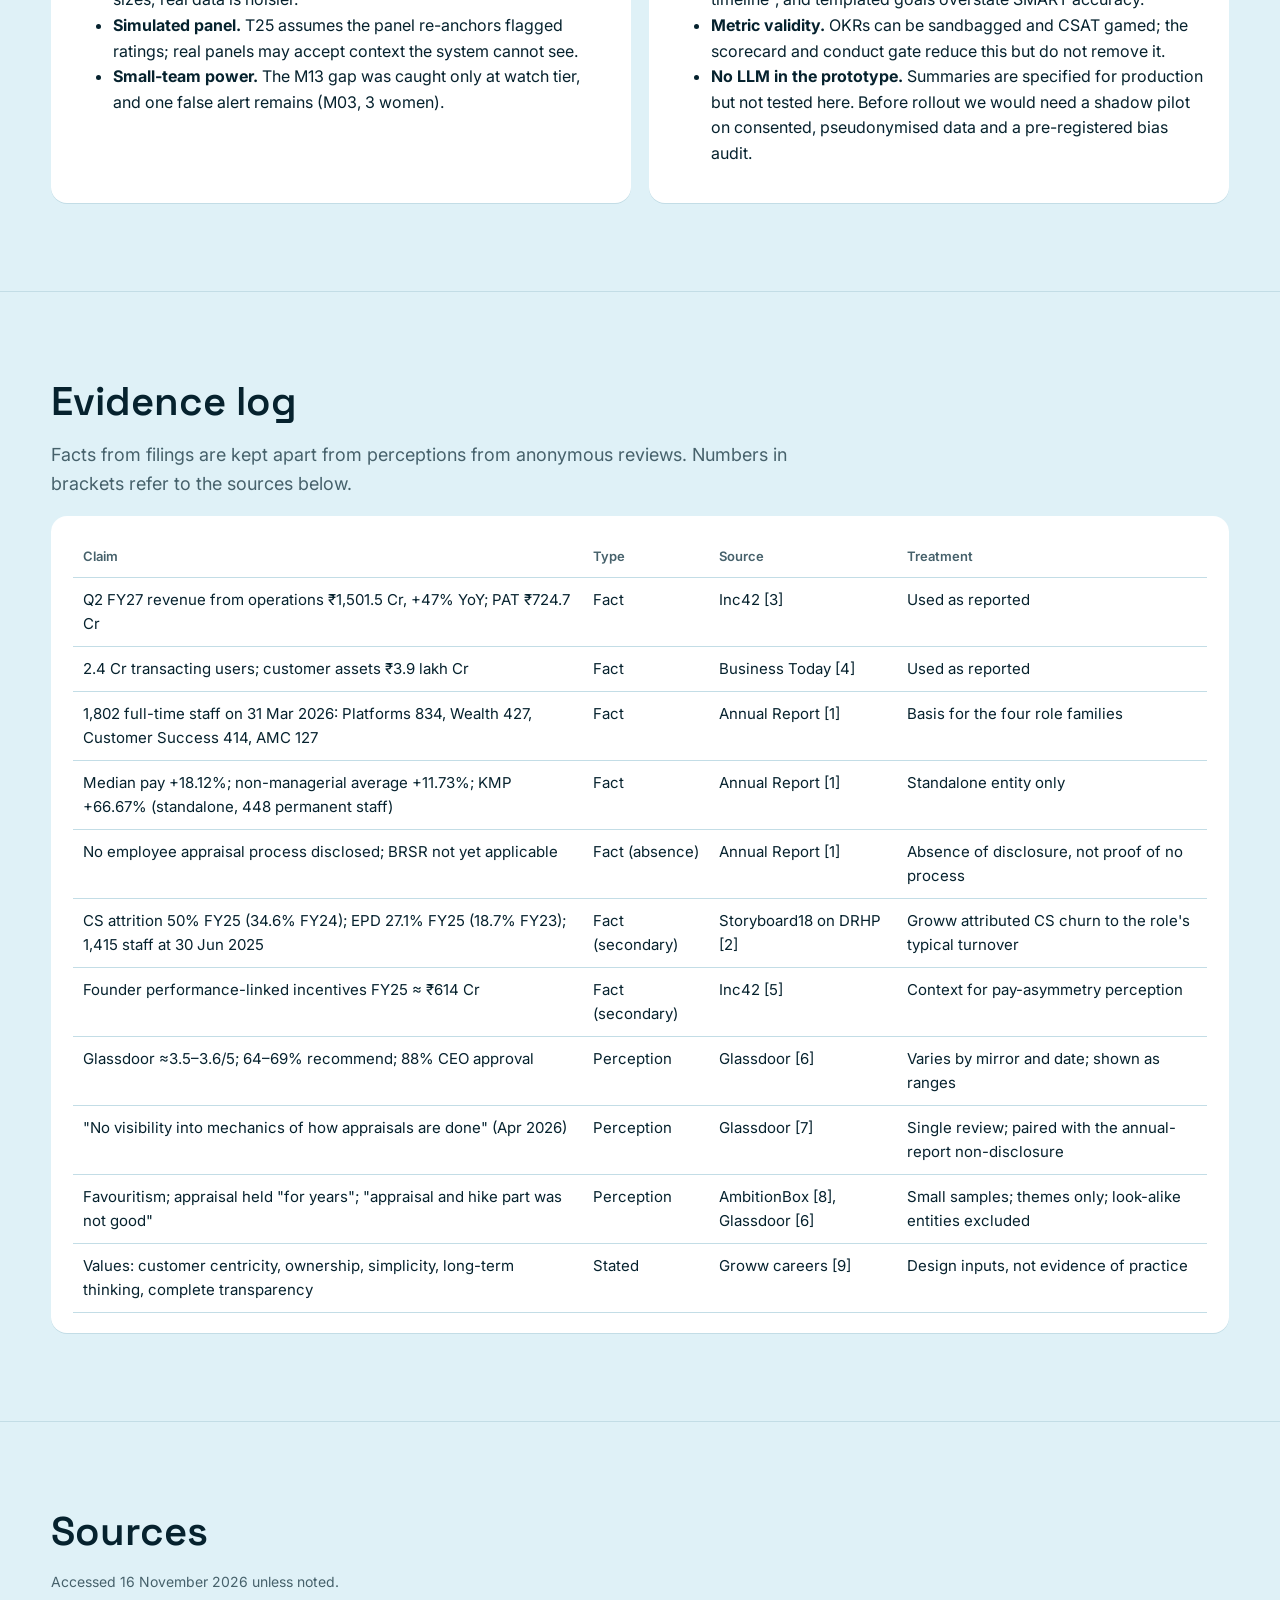
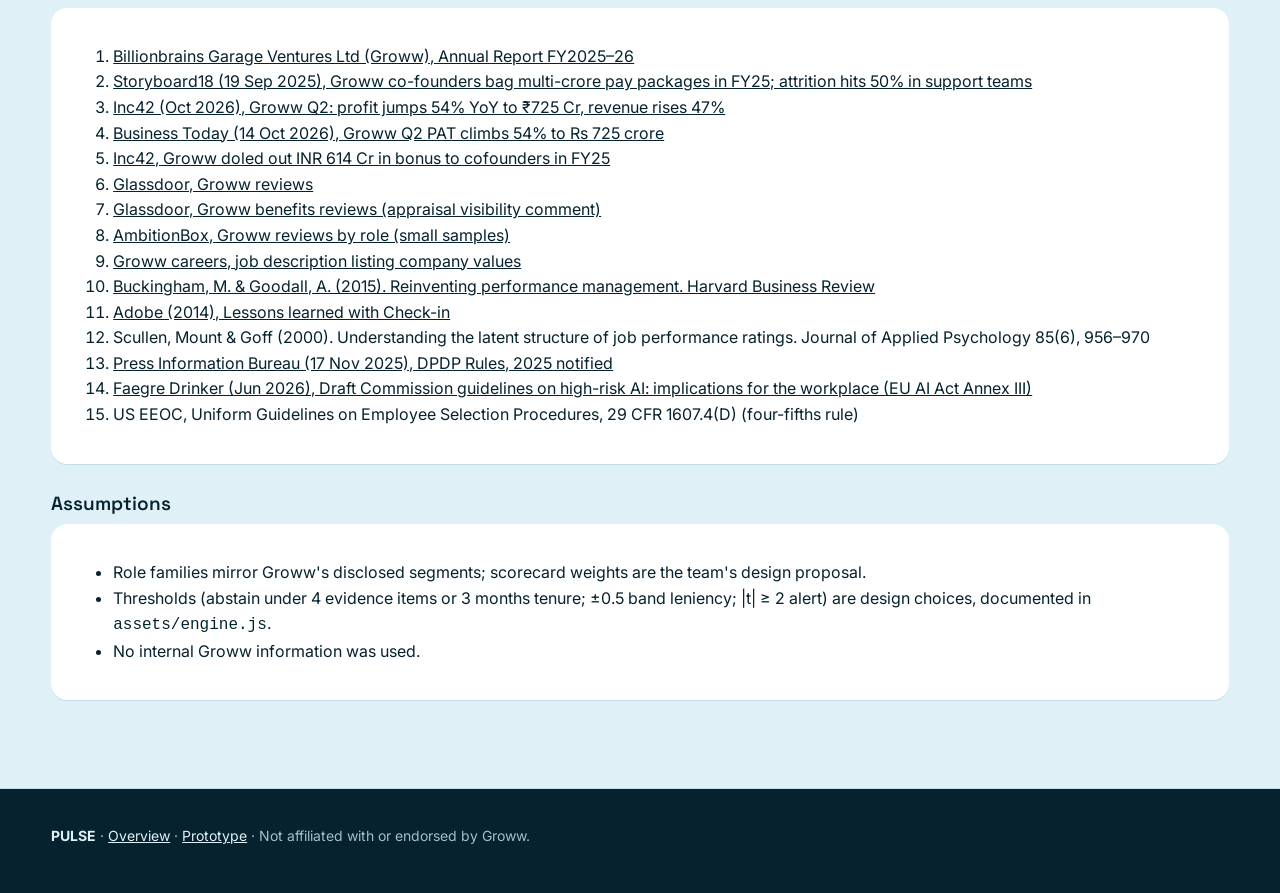
<file: evidence.html>
<!DOCTYPE html>
<html lang="en"><head><meta charset="utf-8"><meta name="viewport" content="width=device-width, initial-scale=1">
<title>PULSE · Test results, evidence and sources</title>
<meta name="description" content="PULSE test results (25/25), iteration log, limitations, evidence log and source list.">
<link rel="icon" href="data:image/svg+xml,%3Csvg xmlns=%27http://www.w3.org/2000/svg%27 viewBox=%270 0 32 32%27%3E%3Crect width=%2732%27 height=%2732%27 rx=%277%27 fill=%27%2306222e%27/%3E%3Cpath d=%27M4 17h6l3-8 5 15 3-7h7%27 stroke=%27%23ff2e7e%27 stroke-width=%273%27 fill=%27none%27 stroke-linecap=%27round%27 stroke-linejoin=%27round%27/%3E%3C/svg%3E">
<link rel="preconnect" href="https://fonts.googleapis.com"><link rel="preconnect" href="https://fonts.gstatic.com" crossorigin>
<link href="https://fonts.googleapis.com/css2?family=Inter:wght@400;500;600&family=Space+Grotesk:wght@500;600&display=swap" rel="stylesheet">
<style>
/* VOICE: a consultancy's case file — calm, exact, confident
   IDEA: the evidence ledger — every claim sits next to its source or its test
   PICTURE: a live "why this rating" card in the hero; real charts in each chapter
   COLOUR and TYPE: ice ground, ink bands, one hot-pink accent; Space Grotesk + Inter
   LAYOUT: ink header, hero, then eight chapters matching the brief's 8-slide sequence */
:root{color-scheme:light dark;--bg:light-dark(#dff1f7,#06222e);--ink:light-dark(#06222e,#dff1f7);--card:light-dark(#ffffff,#0c3240);
--mut:light-dark(#46616b,#9fc0cb);--line:light-dark(#c3dde6,#1d4a5a);--acc:#ff2e7e;--pos:light-dark(#0b7a6e,#3fd1bd);--neg:light-dark(#d81b60,#ff6fa5);
--watch:light-dark(#8a5a00,#f2b84b);--soft:light-dark(#eef8fb,#0a2a36);--head:#06222e;--max:1320px}
:root[data-theme=light]{color-scheme:light}:root[data-theme=dark]{color-scheme:dark}
*{box-sizing:border-box;min-width:0}html{scroll-behavior:smooth;scroll-padding-top:76px}
body{margin:0;background:var(--bg);color:var(--ink);font:16px/1.6 Inter,system-ui,-apple-system,"Segoe UI",sans-serif;overflow-x:clip}
h1,h2,h3{font-family:"Space Grotesk",Inter,sans-serif;font-weight:600;line-height:1.08;margin:0 0 .45em;text-wrap:balance}
h1{font-size:clamp(36px,5.6vw,60px);letter-spacing:-.01em}h2{font-size:clamp(28px,3.6vw,40px)}h3{font-size:19px;line-height:1.25}
p{margin:0 0 1em}a{color:inherit}
.wrap{max-width:var(--max);margin:0 auto;padding:0 max(4vw,18px)}
/* top bar */
.top{position:sticky;top:0;z-index:20;background:var(--head);color:#dff1f7;border-bottom:1px solid #0f3a49}
.top .wrap{display:flex;align-items:center;gap:18px;min-height:64px;flex-wrap:wrap}
.logo{display:flex;align-items:center;gap:10px;text-decoration:none;font:600 22px "Space Grotesk",sans-serif;letter-spacing:.02em}
.logo svg{width:30px;height:30px;flex:none}
.top nav{display:flex;gap:4px;margin-left:auto;flex-wrap:wrap}
.top nav a{color:#bfe0ea;text-decoration:none;padding:10px 12px;border-radius:9px;font-size:15px;font-weight:500}
.top nav a:hover,.top nav a[aria-current=page]{background:#0f3a49;color:#fff}
.top nav a.cta{background:var(--acc);color:#fff}
.syn{display:inline-block;background:var(--acc);color:#fff;font-size:12px;font-weight:600;padding:2px 9px;border-radius:99px;white-space:nowrap}
/* hero */
.hero{background:var(--head);color:#dff1f7;padding:clamp(40px,7vw,88px) 0 clamp(48px,7vw,96px)}
.hero .wrap{display:grid;grid-template-columns:minmax(0,1.1fr) minmax(0,.9fr);gap:clamp(28px,4vw,56px);align-items:center}
.hero p.sub{font-size:clamp(17px,1.6vw,20px);color:#bfe0ea;max-width:56ch}
.btns{display:flex;flex-wrap:wrap;gap:12px;margin-top:22px}
.btn{display:inline-flex;align-items:center;gap:8px;min-height:48px;padding:12px 20px;border-radius:12px;font-weight:600;text-decoration:none;border:1px solid transparent}
.btn.p{background:var(--acc);color:#fff}.btn.g{border-color:#3b6676;color:#dff1f7}.btn.d{background:var(--ink);color:var(--bg)}.btn.o{border-color:var(--ink);color:var(--ink)}
.btn:focus-visible,a:focus-visible{outline:3px solid var(--acc);outline-offset:2px}
.demo{background:#0c3240;border:1px solid #1d4a5a;border-radius:18px;padding:22px;box-shadow:0 30px 60px -30px #000}
.demo .row{display:flex;justify-content:space-between;align-items:flex-end;gap:12px;flex-wrap:wrap}
.demo .big{font:600 56px/1 "Space Grotesk",sans-serif}.demo .lab{font-size:13px;color:#9fc0cb}
.bars .r{display:grid;grid-template-columns:minmax(0,150px) 1fr 46px;gap:10px;align-items:center;margin:10px 0;font-size:14px}
.track{position:relative;height:16px;background:#0a2a36;border-radius:5px}.track::after{content:"";position:absolute;left:50%;top:-3px;bottom:-3px;width:2px;background:#46616b}
.fill{position:absolute;top:0;bottom:0;border-radius:5px;background:#3fd1bd}.fill.n{background:#ff6fa5}
.flag{margin-top:14px;padding:10px 12px;border-radius:10px;background:#3a1430;color:#ffd1e3;font-size:14px}
/* stats strip */
.stats{display:grid;grid-template-columns:repeat(4,minmax(0,1fr));gap:14px;margin-top:-34px;position:relative}
.stat{background:var(--card);border-radius:14px;padding:18px 20px;box-shadow:0 1px 0 var(--line)}
.stat b{display:block;font:600 clamp(28px,3vw,36px)/1.1 "Space Grotesk",sans-serif}.stat span{font-size:14px;color:var(--mut)}
/* chapters */
.ch{padding:clamp(48px,7vw,88px) 0;border-bottom:1px solid var(--line)}
.ch.ink{background:var(--head);color:#dff1f7;border:0}.ch.ink .mut{color:#9fc0cb}.ch.ink .card{background:#0c3240;color:#dff1f7}
.kick{font-size:14px;font-weight:600;color:var(--acc);margin-bottom:8px}
.lead{font-size:18px;color:var(--mut);max-width:70ch}.ch.ink .lead{color:#bfe0ea}
.mut{color:var(--mut);font-size:14px}
.g2{display:grid;grid-template-columns:repeat(2,minmax(0,1fr));gap:18px}.g3{display:grid;grid-template-columns:repeat(3,minmax(0,1fr));gap:18px}
.g5{display:grid;grid-template-columns:repeat(5,minmax(0,1fr));gap:12px}
.card{background:var(--card);border-radius:16px;padding:20px 22px;box-shadow:0 1px 0 var(--line)}
.chip{display:inline-block;padding:2px 10px;border-radius:99px;font-size:13px;font-weight:500;border:1px solid currentColor;white-space:nowrap}
.chip.ok{color:var(--pos)}.chip.bad{color:var(--neg)}.chip.watch{color:var(--watch)}
table{width:100%;border-collapse:collapse;font-size:15px}th,td{text-align:left;padding:10px 10px;border-bottom:1px solid var(--line);vertical-align:top}
th{font-size:13px;color:var(--mut);font-weight:600}td.n,th.n{text-align:right;font-variant-numeric:tabular-nums}
.heat{background:color-mix(in srgb,var(--pos) 18%,transparent);font-weight:600}
.scroll{overflow-x:auto}
/* hbar chart */
.hb .r{display:grid;grid-template-columns:minmax(0,190px) 1fr;gap:12px;align-items:center;margin:12px 0}
.hb .t{height:26px;background:var(--soft);border-radius:6px;position:relative;overflow:hidden}
.hb .t i{position:absolute;left:0;top:0;bottom:0;border-radius:6px;display:flex;align-items:center;justify-content:flex-end;padding-right:8px;font-style:normal;font-size:13px;font-weight:600;color:#fff;white-space:nowrap}
.ch.ink .hb .t{background:#0a2a36}
/* flow */
.flow{display:grid;grid-template-columns:repeat(9,minmax(0,1fr));gap:8px;counter-reset:s}
.flow div{background:var(--card);border-radius:12px;padding:12px;font-size:13.5px;box-shadow:0 1px 0 var(--line);position:relative}
.flow div b{display:block;font:600 15px "Space Grotesk",sans-serif;margin-bottom:4px}
.flow div.ai{outline:2px solid var(--acc)}.flow div.h{background:var(--ink);color:var(--bg)}
.flow div::before{counter-increment:s;content:counter(s);display:block;font-size:12px;color:var(--mut);margin-bottom:2px}.flow div.h::before{color:inherit;opacity:.7}
/* arch */
.arch{display:grid;grid-template-columns:repeat(5,minmax(0,1fr));gap:14px}
.arch .col{background:#0c3240;border-radius:14px;padding:14px}.arch .col.h{background:#dff1f7;color:#06222e}
.arch .col b{display:block;font:600 16px "Space Grotesk",sans-serif;margin-bottom:8px}
.arch .col span{display:block;background:#0a2a36;border:1px solid #1d4a5a;border-radius:8px;padding:7px 9px;margin:6px 0;font-size:13.5px}
.arch .col.ai span{border-color:var(--acc)}.arch .col.h span{background:#fff;border-color:#c3dde6}
/* features */
.feat h3{display:flex;align-items:center;gap:10px}.feat ul{margin:0 0 14px;padding-left:18px}.feat li{margin:4px 0}
.ico{width:36px;height:36px;border-radius:10px;display:grid;place-items:center;background:var(--soft);flex:none}
.ico svg{width:20px;height:20px;stroke:var(--ink);fill:none;stroke-width:2;stroke-linecap:round;stroke-linejoin:round}
/* downloads */
.dl{display:flex;flex-direction:column;gap:6px;text-decoration:none}.dl:hover{outline:2px solid var(--acc)}
.dl small{color:var(--mut)}.dl b{font:600 18px "Space Grotesk",sans-serif}
footer{background:var(--head);color:#9fc0cb;padding:36px 0;font-size:14px}footer a{color:#dff1f7}
details summary{cursor:pointer;font-weight:600}
@media(max-width:1000px){.flow{grid-template-columns:repeat(3,minmax(0,1fr))}.arch{grid-template-columns:repeat(2,minmax(0,1fr))}.g5{grid-template-columns:repeat(2,minmax(0,1fr))}}
@media(max-width:860px){.hero .wrap,.g2,.g3{grid-template-columns:minmax(0,1fr)}.stats{grid-template-columns:repeat(2,minmax(0,1fr))}}
@media(max-width:600px){.top nav a{padding:8px 9px;font-size:14px}.flow{grid-template-columns:repeat(2,minmax(0,1fr))}.arch,.g5{grid-template-columns:minmax(0,1fr)}
 .hb .r{grid-template-columns:minmax(0,1fr)}.bars .r{grid-template-columns:minmax(0,110px) 1fr 40px}
 table{font-size:13px}.stack thead{display:none}.stack tr{display:grid;padding-block:10px}.stack td{display:flow-root;border:0;padding:3px 0;padding-inline-start:8em;text-align:start}.stack td::before{content:attr(data-l);float:inline-start;width:7.5em;margin-inline-start:-8em;color:var(--mut)}.stack td:empty{display:none}}
@media print{.top{position:static}.hero{padding:24px 0}.ch{padding:24px 0;break-inside:avoid-page}.btns,.top nav{display:none}body{background:#fff}}
@media(prefers-reduced-motion:no-preference){.js .reveal{opacity:0;transform:translateY(14px);transition:opacity .6s ease,transform .6s ease}.js .reveal.in{opacity:1;transform:none}}

</style></head><body>
<header class="top"><div class="wrap">
  <a class="logo" href="index.html" aria-label="PULSE home"><svg viewBox="0 0 32 32" width="30" height="30" aria-hidden="true"><rect width="32" height="32" rx="7" fill="#0f3a49"/><path d="M4 17h6l3-8 5 15 3-7h7" stroke="#ff2e7e" stroke-width="3" fill="none" stroke-linecap="round" stroke-linejoin="round"/></svg>PULSE</a>
  <span class="syn">Synthetic data</span>
  <nav aria-label="Site"><a href="index.html">Overview</a><a href="#results">Results</a><a href="#iterations">Iterations</a><a href="#limits">Limitations</a><a href="#evidence">Evidence</a><a href="#sources">Sources</a><a class="cta" href="app.html">Open prototype</a></nav>
</div></header>
<section class="hero" style="padding-bottom:64px"><div class="wrap" style="grid-template-columns:minmax(0,1fr)">
  <div><div class="kick">Test results, evidence and source log</div>
  <h1>25 of 25 tests pass on data with known biases</h1>
  <p class="sub">A seeded synthetic dataset (160 employees, 16 managers) contains seven planted bias scenarios, each with an answer key, so detection is measured rather than claimed. The same engine runs the prototype and this test suite. You can rerun every test in the prototype's Test lab or with <code>npm test</code>.</p>
  <p class="mut" style="color:#9fc0cb">Team: [Name 1] · [Name 2] · [Name 3] · All employee records are synthetic.</p></div></div></section>
<div class="wrap"><div class="stats">
  <div class="stat"><b>0.34 → 0.19</b><span>spread of manager leniency (bands)</span></div>
  <div class="stat"><b>0.58 → 0.39</b><span>average gap from evidence (bands)</span></div>
  <div class="stat"><b>0.71 → 0.11</b><span>hidden team gender gap (bands)</span></div>
  <div class="stat"><b>3 → 0</b><span>conduct-cap breaches</span></div>
</div><p class="mut" style="margin-top:10px">Before vs after a simulated calibration panel acting on PULSE flags; 28 of 160 ratings changed. This is a simulation, not a forecast.</p></div>

<section class="ch" id="dataset"><div class="wrap"><h2>Synthetic dataset and answer key</h2>
<p class="lead">Generated by <code>tools/generate_data.py</code> (seed 2026) for the H1 FY27 cycle. The latent "true performance" is deleted before export, so the engine never sees it.</p>
<div class="card scroll"><table class="stack"><thead><tr><th>Planted scenario</th><th>Who</th><th>Expected behaviour</th></tr></thead><tbody>
<tr><td>Lenient manager</td><td>M05 (+1.05 band added)</td><td>Flag lenient</td></tr>
<tr><td>Severe manager</td><td>M10 (−1.05 band)</td><td>Flag severe</td></tr>
<tr><td>Within-team gender gap</td><td>M13: women −0.95 band vs evidence-equivalent men (5 F / 5 M)</td><td>Flag; women disadvantaged</td></tr>
<tr><td>New joiners</td><td>6 people, 1–2 months tenure</td><td>AI abstains</td></tr>
<tr><td>Conduct breaches</td><td>E112, E127 (major), E135 (minor)</td><td>Cap rating and apply malus</td></tr>
<tr><td>Recency bias</td><td>6 people, ~85% of evidence in the last 4 weeks</td><td>Flag recency</td></tr>
<tr><td>Top rating on thin evidence</td><td>5 people rated 5 with 2 evidence items</td><td>Flag evidence-light</td></tr>
<tr><td>Control: no bias</td><td>Location</td><td>Must not be flagged</td></tr>
</tbody></table></div>
<p class="mut" style="margin-top:10px"><a href="data/PULSE_Synthetic_Test_Dataset.xlsx" download>Download the dataset (Excel, with README and ground-truth sheets)</a></p></div></section>

<section class="ch" id="results"><div class="wrap"><h2>All test cases</h2>
<div class="card scroll"><table class="stack"><thead><tr><th>ID</th><th>Area</th><th>Test</th><th>Expected</th><th>Observed</th><th>Result</th></tr></thead><tbody><tr><td>T01</td><td>Governance</td><td>Dataset is labelled synthetic</td><td>meta.label contains SYNTHETIC</td><td>SYNTHETIC DATA - NOT REAL GROWW EMPLOYEES</td><td><span class="chip ok">Pass</span></td></tr><tr><td>T02</td><td>Explainability</td><td>Factor contributions add up exactly to the composite score</td><td>max error ≤ 0.05 pts</td><td>max error 0.020 pts over 148 employees</td><td><span class="chip ok">Pass</span></td></tr><tr><td>T03</td><td>Fairness</td><td>Counterfactual: flipping gender never changes the AI suggestion</td><td>0 changed suggestions</td><td>0 of 160 changed</td><td><span class="chip ok">Pass</span></td></tr><tr><td>T04</td><td>Fairness</td><td>Counterfactual: flipping location never changes the AI suggestion</td><td>0 changed suggestions</td><td>0 of 160 changed</td><td><span class="chip ok">Pass</span></td></tr><tr><td>T05</td><td>Robustness</td><td>AI abstains for new joiners / thin evidence instead of guessing</td><td>6/6 new joiners abstained</td><td>6/6 new joiners; 12 total abstentions (7.5%)</td><td><span class="chip ok">Pass</span></td></tr><tr><td>T06</td><td>Incentive safeguard</td><td>Conduct gate caps rating for confirmed mis-selling despite strong sales</td><td>every breach capped (major ≤2, minor ≤3)</td><td>E112: raw 4→2; E127: raw 4→2; E135: raw 3→3</td><td><span class="chip ok">Pass</span></td></tr><tr><td>T07</td><td>Calibration</td><td>Lenient manager detected (M05)</td><td>flag = lenient</td><td>lenient (mean residual +0.73)</td><td><span class="chip ok">Pass</span></td></tr><tr><td>T08</td><td>Calibration</td><td>Severe manager detected (M10)</td><td>flag = severe</td><td>severe (mean residual -0.98)</td><td><span class="chip ok">Pass</span></td></tr><tr><td>T09</td><td>Calibration</td><td>No false leniency/severity ALERTS on the other 14 managers</td><td>0 false alerts</td><td>0 false alerts; 0 on watch </td><td><span class="chip ok">Pass</span></td></tr><tr><td>T10</td><td>Fairness</td><td>Hidden within-team gender gap detected (M13)</td><td>flag, women disadvantaged</td><td>flagged (watch tier): gap -0.71 band, t=-0.78, n=5/5</td><td><span class="chip ok">Pass</span></td></tr><tr><td>T11</td><td>Fairness</td><td>False gender-gap ALERTS on the other 15 teams (multiple-comparison noise)</td><td>≤1 alert (≈5% of 15 tests expected by chance)</td><td>1 alert(s): M03 gap -0.85, n=7/3; 1 watch</td><td><span class="chip ok">Pass</span></td></tr><tr><td>T12</td><td>Fairness</td><td>Control: location (no injected bias) is not flagged at org level</td><td>org location flag = false</td><td>org spread 0.22, team-level location flags 0</td><td><span class="chip ok">Pass</span></td></tr><tr><td>T13</td><td>Insight</td><td>Org-level gender view MASKS the team-level gap (why team-level audit is needed)</td><td>org gender spread &lt; 0.5 while T10 flags</td><td>org gender residual spread 0.04; AIR top ratings 0.94</td><td><span class="chip ok">Pass</span></td></tr><tr><td>T14</td><td>Bias detection</td><td>Recency-bias cases detected</td><td>recall ≥ 0.8, precision ≥ 0.8</td><td>recall 1.00, precision 1.00 (6/6)</td><td><span class="chip ok">Pass</span></td></tr><tr><td>T15</td><td>Bias detection</td><td>Top ratings with thin evidence detected</td><td>recall = 1.0</td><td>recall 1.00; 6 flagged (1 were legitimate new-joiner top ratings)</td><td><span class="chip ok">Pass</span></td></tr><tr><td>T16</td><td>AI quality</td><td>Feedback checker vs labelled dataset comments</td><td>biased P/R ≥ 0.9; vague P/R ≥ 0.8</td><td>biased P 1.00 R 1.00; vague P 1.00 R 0.91</td><td><span class="chip ok">Pass</span></td></tr><tr><td>T17</td><td>AI quality</td><td>Feedback checker on 10 hand-written adversarial comments</td><td>accuracy ≥ 0.8 (errors documented)</td><td>accuracy 0.90; misses: &quot;She ran an aggressive migration timeli…&quot;</td><td><span class="chip ok">Pass</span></td></tr><tr><td>T18</td><td>AI quality</td><td>SMART goal checker vs labelled dataset goals</td><td>accuracy ≥ 0.95</td><td>accuracy 1.000 on 549 goals</td><td><span class="chip ok">Pass</span></td></tr><tr><td>T19</td><td>AI quality</td><td>SMART checker on 12 hand-written adversarial goals</td><td>accuracy ≥ 0.8 (errors documented)</td><td>accuracy 1.00; misses: none</td><td><span class="chip ok">Pass</span></td></tr><tr><td>T20</td><td>Human oversight</td><td>Override of AI band needs evidence-based, bias-free justification</td><td>short→reject, biased→reject, evidenced→accept, agree→no justification</td><td>false / false / true / true</td><td><span class="chip ok">Pass</span></td></tr><tr><td>T21</td><td>Audit</td><td>Hash-chained audit trail detects tampering</td><td>intact=true; after edit → broken at #18</td><td>intact=true; after edit broken at #18</td><td><span class="chip ok">Pass</span></td></tr><tr><td>T22</td><td>Contestability</td><td>Appeal workflow enforces states, rationale and 10-working-day SLA</td><td>invalid jump blocked; rationale required; due 2026-11-03</td><td>blocked=true, rationale=true, due 2026-11-03, final closed</td><td><span class="chip ok">Pass</span></td></tr><tr><td>T23</td><td>Human oversight</td><td>Kill switch: AI off → no suggestions, process continues manually</td><td>all 160 = disabled</td><td>160 disabled</td><td><span class="chip ok">Pass</span></td></tr><tr><td>T24</td><td>Performance</td><td>Score + full fairness audit for 1920 employees (≈ Groww&#x27;s 1,802 headcount)</td><td>&lt; 1,000 ms</td><td>19 ms (160 employees: 9 ms)</td><td><span class="chip ok">Pass</span></td></tr><tr><td>T25</td><td>Impact (simulated)</td><td>Calibration with AI flags shrinks rater-driven distortion and the hidden gender gap</td><td>spread of manager leniency ↓ ≥ 40%; M13 gap → |gap| &lt; 0.3; conduct-cap breaches → 0</td><td>leniency spread (SD) 0.34 → 0.19; avg gap from evidence 0.58 → 0.39; manager share of residual variance 20% → 16%; M13 gap -0.71 → -0.11; breaches 3 → 0; 28 of 160 ratings changed</td><td><span class="chip ok">Pass</span></td></tr></tbody></table></div>
<p class="mut" style="margin-top:10px">Residual = manager rating minus the AI's continuous evidence score (1–5). AIR = adverse-impact ratio on top ratings (four-fifths rule). Timings vary by machine.</p></div></section>

<section class="ch" id="iterations"><div class="wrap"><h2>How we got from 22 to 25</h2>
<p class="lead">Each fix changed the method; none tuned a threshold to the answer key.</p>
<div class="card scroll"><table class="stack"><thead><tr><th>Version</th><th>Change</th><th>Result</th><th>What we learned</th></tr></thead><tbody>
<tr><td>v1</td><td>Fixed thresholds on whole-number residuals</td><td>22/25</td><td>False alarms on small teams (M09; M03 and M12 gender gaps). Answer key did not mark biased comments as also lacking evidence (corrected)</td></tr>
<tr><td>v2</td><td>Significance test (|t| ≥ 2)</td><td>21/25</td><td>Noise fell, but the real M13 gap (n = 5/5) was missed: small teams lack statistical power</td></tr>
<tr><td>v3</td><td>Residuals against the continuous evidence score</td><td>22/25</td><td>Removed ±0.5 rounding noise; M09 false flag gone</td></tr>
<tr><td>v4</td><td>Alert tier (significant) plus watch tier (large gap, small sample), both sent to humans; absolute impact metrics</td><td>25/25</td><td>Statistics cannot prove bias in a 5–10 person team. The system routes signals to people instead of auto-correcting</td></tr>
</tbody></table></div>
<p class="mut" style="margin-top:10px">On T25 the proportional metric (manager share of residual variance) only fell from 20% to 16%, because calibration also removes non-manager noise. We report absolute measures as the pass criterion, and set the 40% target after this change. We say so openly.</p></div></section>

<section class="ch" id="limits"><div class="wrap"><h2>Limitations and threats to validity</h2><div class="g2">
<div class="card"><ul>
<li><b>Synthetic data only.</b> The team chose the distributions and bias sizes; real data is noisier.</li>
<li><b>Simulated panel.</b> T25 assumes the panel re-anchors flagged ratings; real panels may accept context the system cannot see.</li>
<li><b>Small-team power.</b> The M13 gap was caught only at watch tier, and one false alert remains (M03, 3 women).</li></ul></div>
<div class="card"><ul>
<li><b>Rule-based coaches.</b> The lexicon misreads "aggressive migration timeline", and templated goals overstate SMART accuracy.</li>
<li><b>Metric validity.</b> OKRs can be sandbagged and CSAT gamed; the scorecard and conduct gate reduce this but do not remove it.</li>
<li><b>No LLM in the prototype.</b> Summaries are specified for production but not tested here. Before rollout we would need a shadow pilot on consented, pseudonymised data and a pre-registered bias audit.</li></ul></div></div></div></section>

<section class="ch" id="evidence"><div class="wrap"><h2>Evidence log</h2>
<p class="lead">Facts from filings are kept apart from perceptions from anonymous reviews. Numbers in brackets refer to the sources below.</p>
<div class="card scroll"><table class="stack"><thead><tr><th>Claim</th><th>Type</th><th>Source</th><th>Treatment</th></tr></thead><tbody><tr><td>Q2 FY27 revenue from operations ₹1,501.5 Cr, +47% YoY; PAT ₹724.7 Cr</td><td>Fact</td><td>Inc42 [3]</td><td>Used as reported</td></tr><tr><td>2.4 Cr transacting users; customer assets ₹3.9 lakh Cr</td><td>Fact</td><td>Business Today [4]</td><td>Used as reported</td></tr><tr><td>1,802 full-time staff on 31 Mar 2026: Platforms 834, Wealth 427, Customer Success 414, AMC 127</td><td>Fact</td><td>Annual Report [1]</td><td>Basis for the four role families</td></tr><tr><td>Median pay +18.12%; non-managerial average +11.73%; KMP +66.67% (standalone, 448 permanent staff)</td><td>Fact</td><td>Annual Report [1]</td><td>Standalone entity only</td></tr><tr><td>No employee appraisal process disclosed; BRSR not yet applicable</td><td>Fact (absence)</td><td>Annual Report [1]</td><td>Absence of disclosure, not proof of no process</td></tr><tr><td>CS attrition 50% FY25 (34.6% FY24); EPD 27.1% FY25 (18.7% FY23); 1,415 staff at 30 Jun 2025</td><td>Fact (secondary)</td><td>Storyboard18 on DRHP [2]</td><td>Groww attributed CS churn to the role&#x27;s typical turnover</td></tr><tr><td>Founder performance-linked incentives FY25 ≈ ₹614 Cr</td><td>Fact (secondary)</td><td>Inc42 [5]</td><td>Context for pay-asymmetry perception</td></tr><tr><td>Glassdoor ≈3.5–3.6/5; 64–69% recommend; 88% CEO approval</td><td>Perception</td><td>Glassdoor [6]</td><td>Varies by mirror and date; shown as ranges</td></tr><tr><td>&quot;No visibility into mechanics of how appraisals are done&quot; (Apr 2026)</td><td>Perception</td><td>Glassdoor [7]</td><td>Single review; paired with the annual-report non-disclosure</td></tr><tr><td>Favouritism; appraisal held &quot;for years&quot;; &quot;appraisal and hike part was not good&quot;</td><td>Perception</td><td>AmbitionBox [8], Glassdoor [6]</td><td>Small samples; themes only; look-alike entities excluded</td></tr><tr><td>Values: customer centricity, ownership, simplicity, long-term thinking, complete transparency</td><td>Stated</td><td>Groww careers [9]</td><td>Design inputs, not evidence of practice</td></tr></tbody></table></div></div></section>

<section class="ch" id="sources"><div class="wrap"><h2>Sources</h2><p class="mut">Accessed 16 November 2026 unless noted.</p>
<div class="card"><ol><li><a href="https://financialfilings.com/filings/billionbrains-garage-ventures-limited/annual-report/2026/57345026/">Billionbrains Garage Ventures Ltd (Groww), Annual Report FY2025–26</a></li><li><a href="https://www.storyboard18.com/brand-makers/groww-co-founders-bag-multi-crore-pay-packages-in-fy25-attrition-hits-50-in-support-teams-81233.htm">Storyboard18 (19 Sep 2025), Groww co-founders bag multi-crore pay packages in FY25; attrition hits 50% in support teams</a></li><li><a href="https://inc42.com/buzz/groww-q2-profit-jumps-54-yoy-to-%e2%82%b9725-cr-revenue-rises-47/">Inc42 (Oct 2026), Groww Q2: profit jumps 54% YoY to ₹725 Cr, revenue rises 47%</a></li><li><a href="https://www.businesstoday.in/markets/stocks/story/groww-q2-pat-climbs-54-to-rs-725-crore-revenue-up-44-stock-reacts-561508-2026-10-14">Business Today (14 Oct 2026), Groww Q2 PAT climbs 54% to Rs 725 crore</a></li><li><a href="https://inc42.com/?p=532011">Inc42, Groww doled out INR 614 Cr in bonus to cofounders in FY25</a></li><li><a href="https://www.glassdoor.co.in/Reviews/Groww-Reviews-E2549469.htm">Glassdoor, Groww reviews</a></li><li><a href="https://www.glassdoor.com/Benefits/Groww-India-Benefits-EI_IE2549469.0,5_IL.6,11_IN115.htm">Glassdoor, Groww benefits reviews (appraisal visibility comment)</a></li><li><a href="https://ambitionbox.com/reviews/groww-reviews/agent">AmbitionBox, Groww reviews by role (small samples)</a></li><li><a href="https://groww.skillate.com/jobs/54360">Groww careers, job description listing company values</a></li><li><a href="https://hbr.org/2015/04/reinventing-performance-management">Buckingham, M. &amp; Goodall, A. (2015). Reinventing performance management. Harvard Business Review</a></li><li><a href="https://blog.adobe.com/en/publish/2014/03/10/lessons-learned-with-check-in">Adobe (2014), Lessons learned with Check-in</a></li><li>Scullen, Mount &amp; Goff (2000). Understanding the latent structure of job performance ratings. Journal of Applied Psychology 85(6), 956–970</li><li><a href="https://static.pib.gov.in/WriteReadData/specificdocs/documents/2025/nov/doc20251117695301.pdf">Press Information Bureau (17 Nov 2025), DPDP Rules, 2025 notified</a></li><li><a href="https://www.faegredrinker.com/en/insights/publications/2026/6/draft-commission-guidelines-on-high-risk-ai-implications-for-the-workplace">Faegre Drinker (Jun 2026), Draft Commission guidelines on high-risk AI: implications for the workplace (EU AI Act Annex III)</a></li><li>US EEOC, Uniform Guidelines on Employee Selection Procedures, 29 CFR 1607.4(D) (four-fifths rule)</li></ol></div>
<h3 style="margin-top:28px">Assumptions</h3><div class="card"><ul>
<li>Role families mirror Groww's disclosed segments; scorecard weights are the team's design proposal.</li>
<li>Thresholds (abstain under 4 evidence items or 3 months tenure; ±0.5 band leniency; |t| ≥ 2 alert) are design choices, documented in <code>assets/engine.js</code>.</li>
<li>No internal Groww information was used.</li></ul></div></div></section>
<footer><div class="wrap"><p><b style="color:#dff1f7">PULSE</b> · <a href="index.html">Overview</a> · <a href="app.html">Prototype</a> · Not affiliated with or endorsed by Groww.</p></div></footer>
<script>
/* Progressive enhancement only: the pages read fully without this script. */
(function () {
  try {
    document.documentElement.classList.add("js");
    var els = document.querySelectorAll(".reveal");
    if ("IntersectionObserver" in window) {
      var io = new IntersectionObserver(function (es) {
        es.forEach(function (e) { if (e.isIntersecting) { e.target.classList.add("in"); io.unobserve(e.target); } });
      }, { rootMargin: "0px 0px -8% 0px" });
      els.forEach(function (el) { io.observe(el); });
      setTimeout(function () { els.forEach(function (el) { el.classList.add("in"); }); }, 2500); // never leave content hidden
    } else { els.forEach(function (el) { el.classList.add("in"); }); }
    // label table cells for the stacked mobile layout
    document.querySelectorAll("table.stack").forEach(function (t) {
      var heads = Array.prototype.map.call(t.querySelectorAll("thead th"), function (th) { return th.textContent; });
      t.querySelectorAll("tbody tr").forEach(function (tr) {
        Array.prototype.forEach.call(tr.children, function (td, i) { td.setAttribute("data-l", heads[i] || ""); });
      });
    });
  } catch (e) { document.querySelectorAll(".reveal").forEach(function (el) { el.classList.add("in"); }); }
})();

</script>
</body></html>
</file>
